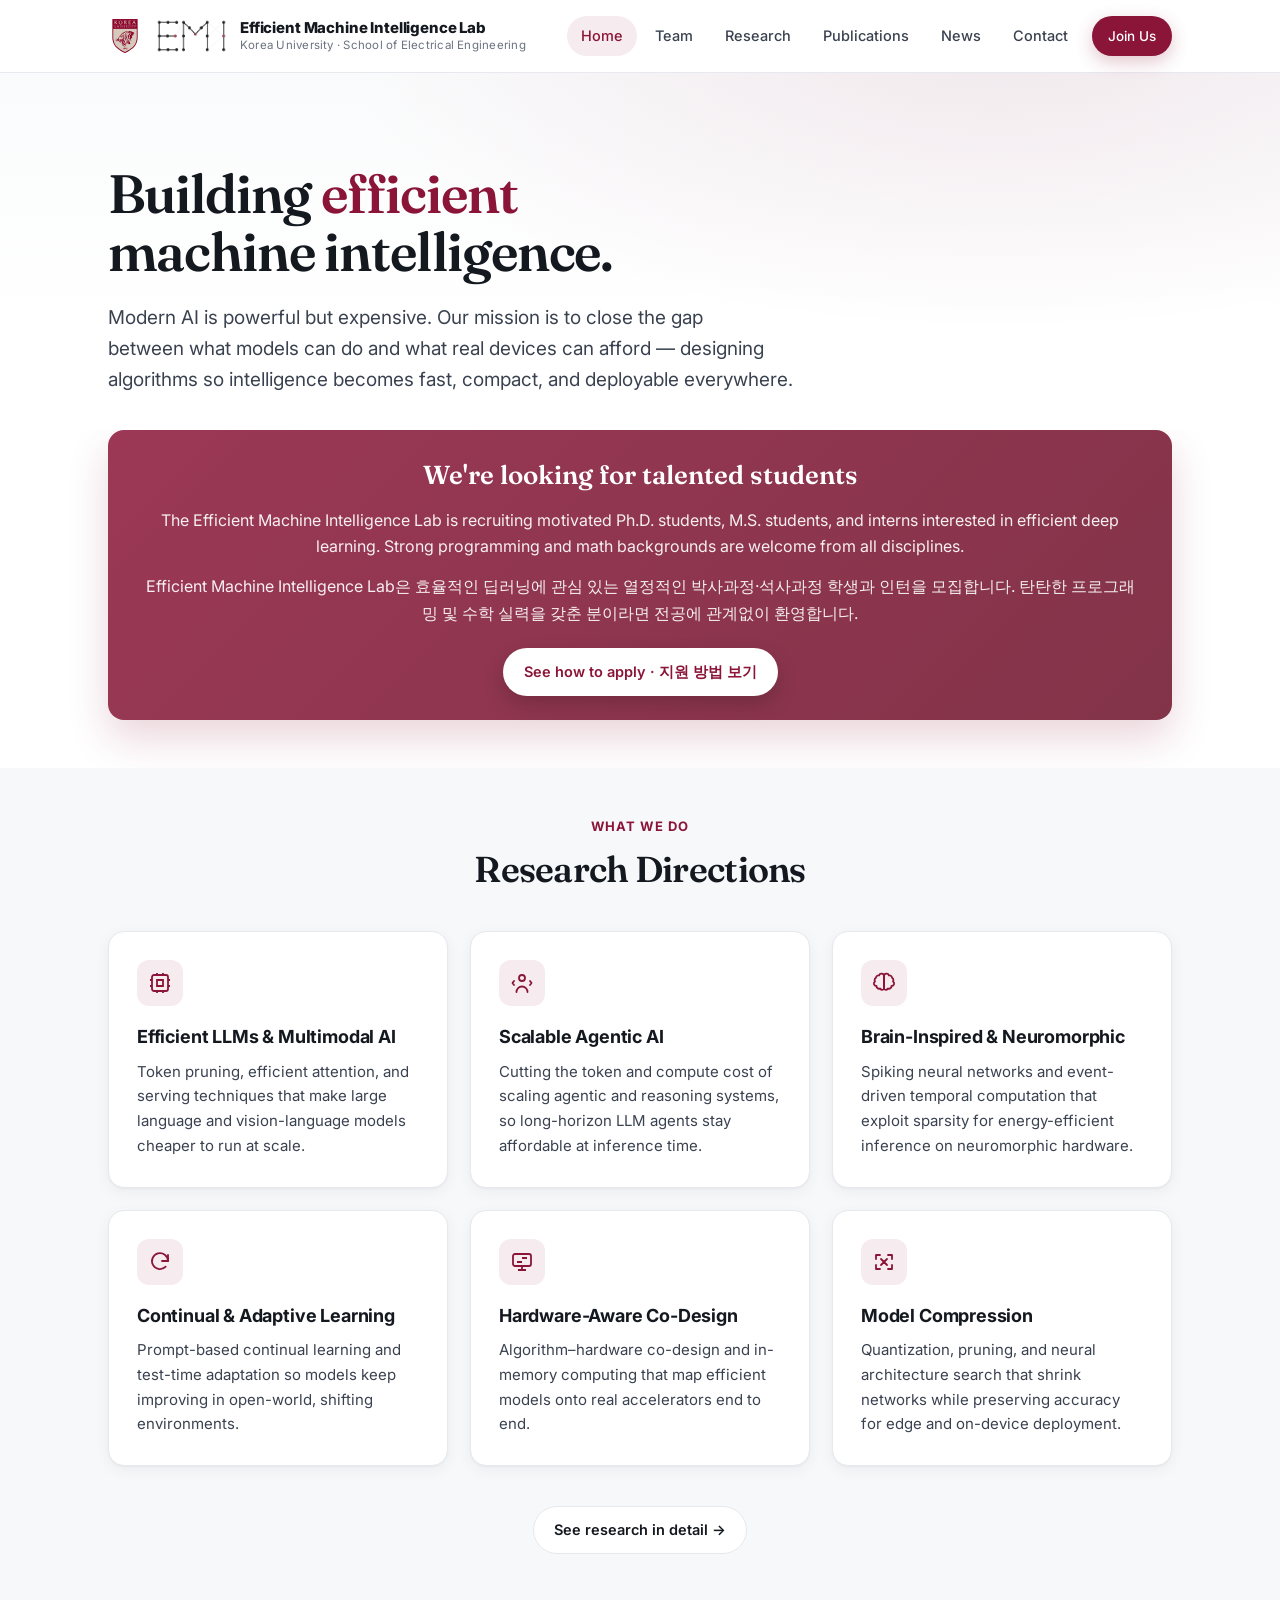
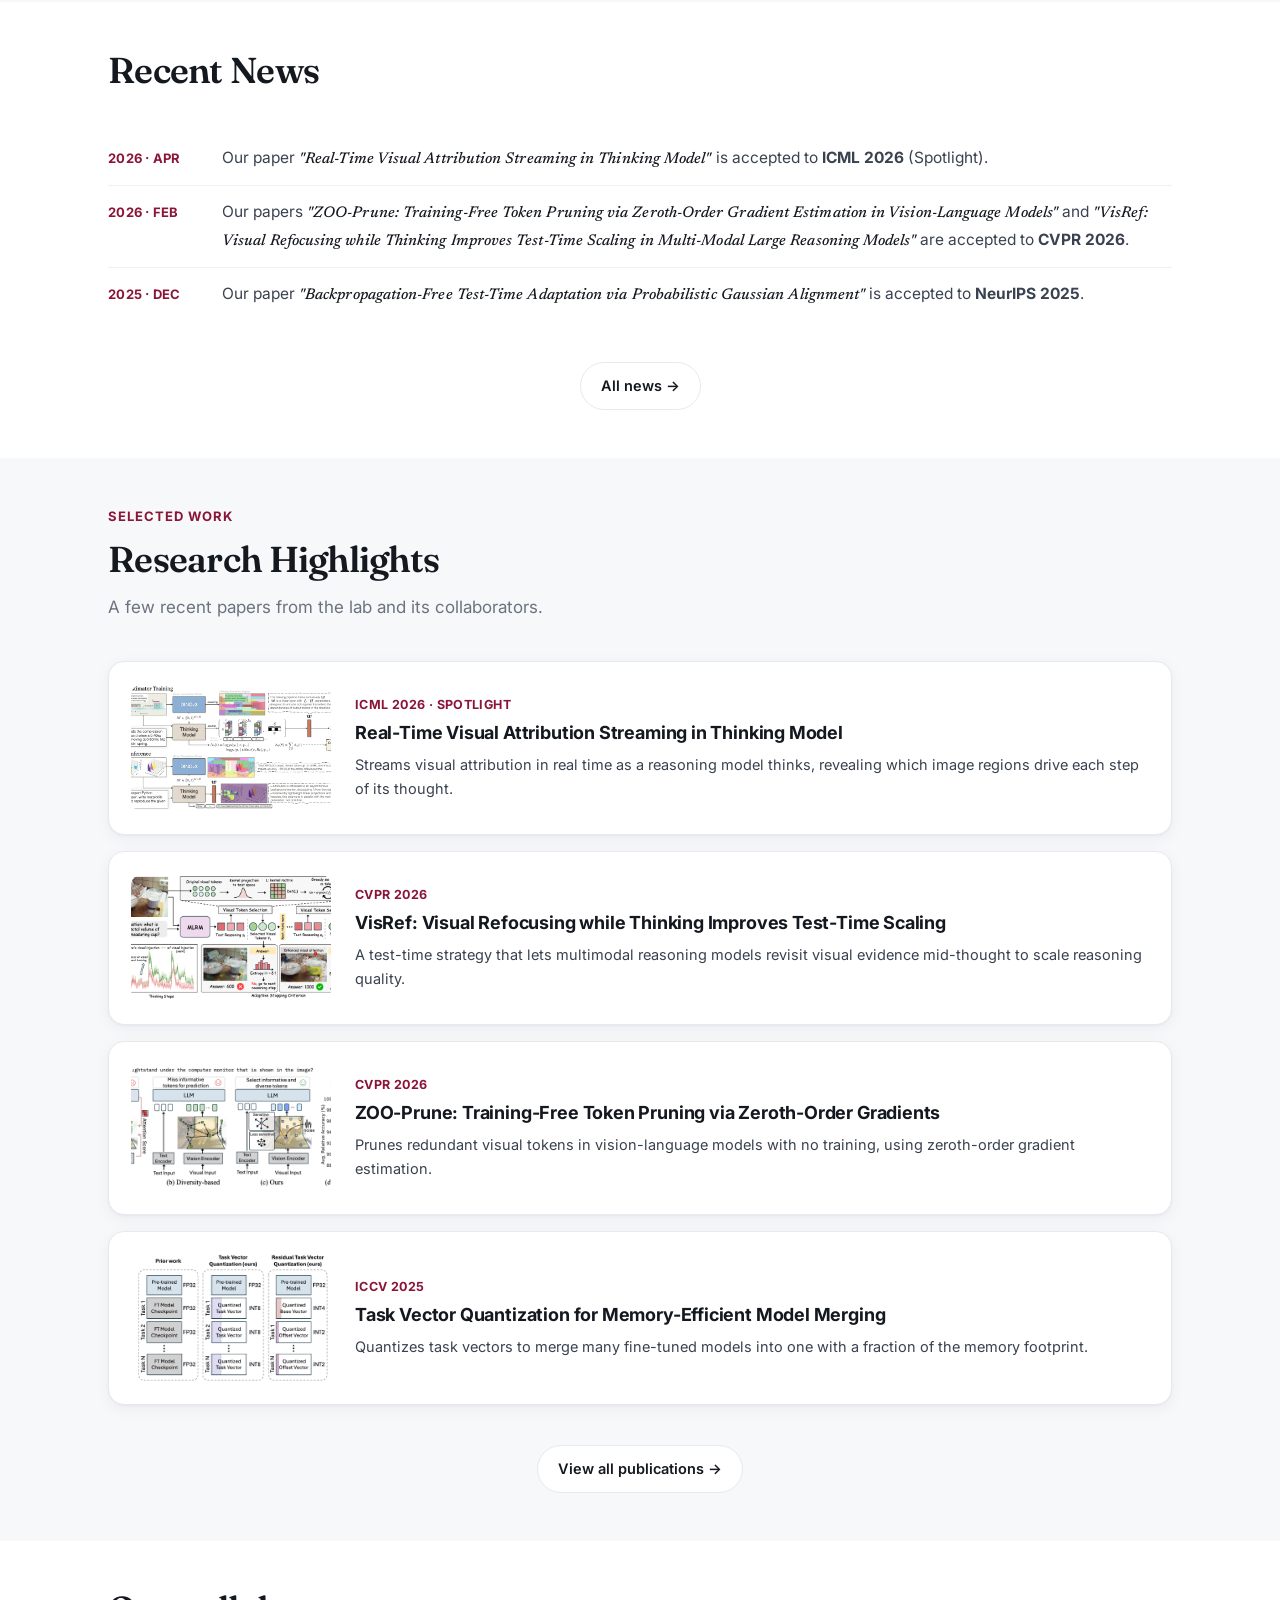
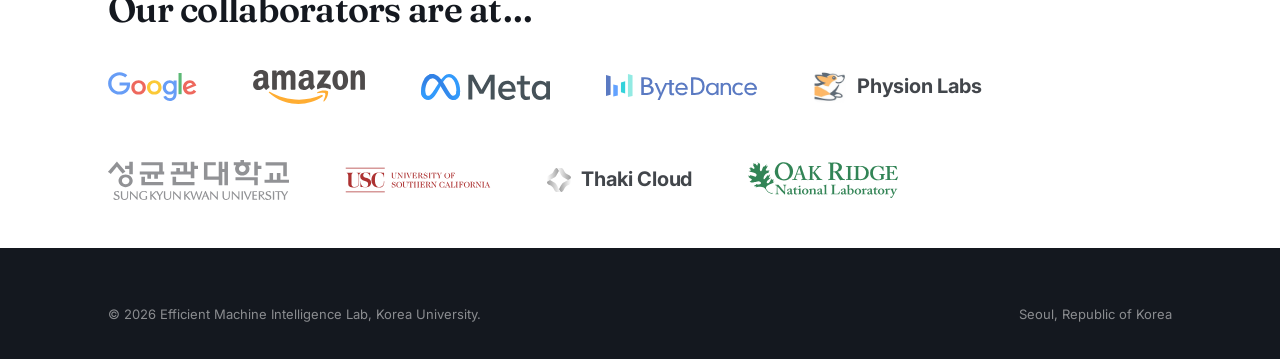
<file: index.html>
<!doctype html>
<html lang="en">
  <head>
    <meta charset="utf-8" />
    <meta name="viewport" content="width=device-width, initial-scale=1" />
    <meta
      name="description"
      content="Efficient Machine Intelligence Lab at Korea University — research on efficient deep learning, model compression, and hardware-aware AI, led by Prof. Youngeun Kim."
    />
    <title>Efficient Machine Intelligence Lab @ Korea University</title>
    <link rel="icon" href="images/ku-logo.svg" />
    <link rel="preconnect" href="https://fonts.googleapis.com" />
    <link rel="preconnect" href="https://fonts.gstatic.com" crossorigin />
    <link
      href="https://fonts.googleapis.com/css2?family=Fraunces:ital,opsz,wght@0,9..144,500;0,9..144,600;1,9..144,500;1,9..144,600&family=Newsreader:ital,opsz,wght@1,6..72,400;1,6..72,500&family=Inter:wght@400;500;600;700;800&display=swap"
      rel="stylesheet"
    />
    <link rel="stylesheet" href="styles.css?v=20260808-3" />
  </head>
  <body class="home">
    <!-- ===== Header ===== -->
    <header class="site-header">
      <div class="container header-inner">
        <a class="brand" href="index.html">
          <img src="images/ku-logo.svg" alt="Korea University" />
          <span class="mini-lab-mark" aria-hidden="true"></span>
          <span class="brand-text">
            <span class="brand-name">Efficient Machine Intelligence Lab</span>
            <span class="brand-sub">Korea University · School of Electrical Engineering</span>
          </span>
        </a>
        <button class="nav-toggle" aria-label="Toggle navigation"><span></span></button>
        <nav class="nav">
          <a href="index.html" data-page="index.html">Home</a>
          <a href="team.html" data-page="team.html">Team</a>
          <a href="research.html" data-page="research.html">Research</a>
          <a href="publications.html" data-page="publications.html">Publications</a>
          <a href="news.html" data-page="news.html">News</a>
          <a href="contact.html" data-page="contact.html">Contact</a>
          <a class="btn primary sm nav-cta" href="join.html">Join Us</a>
        </nav>
      </div>
    </header>

    <main>
      <!-- ===== Hero ===== -->
      <section class="hero" style="padding-bottom:4px;">
        <div class="container">
          <h1>
            Building <span class="accent">efficient</span> machine
            intelligence.
          </h1>
          <p class="hero-lead" style="max-width:none;">
            Modern AI is powerful but expensive. Our mission is to close the gap<br />
            between what models can do and what real devices can afford — designing<br />
            algorithms so intelligence becomes fast, compact, and deployable everywhere.
          </p>
        </div>
      </section>

      <!-- ===== Join callout (bilingual) ===== -->
      <section class="section" style="padding-top:0;padding-bottom:48px;">
        <div class="container">
          <div class="callout reveal" style="margin-top:0;">
            <h3>We're looking for talented students</h3>
            <p>
              The Efficient Machine Intelligence Lab is recruiting motivated
              Ph.D. students, M.S. students, and interns interested in efficient
              deep learning. Strong programming and math backgrounds are welcome
              from all disciplines.
            </p>
            <p style="margin-top:-8px;">
              Efficient Machine Intelligence Lab은 효율적인 딥러닝에 관심 있는
              열정적인 박사과정·석사과정 학생과 인턴을 모집합니다. 탄탄한 프로그래밍
              및 수학 실력을 갖춘 분이라면 전공에 관계없이 환영합니다.
            </p>
            <a class="btn primary" href="join.html">See how to apply · 지원 방법 보기</a>
          </div>
        </div>
      </section>

      <!-- ===== Research areas ===== -->
      <section class="section tint">
        <div class="container">
          <div class="section-head center reveal">
            <span class="eyebrow">What we do</span>
            <h2>Research Directions</h2>
          </div>
          <div class="card-grid cols-3">
            <div class="card reveal">
              <div class="card-icon">
                <svg viewBox="0 0 24 24" fill="none" stroke="currentColor" stroke-width="1.8"><rect x="4" y="4" width="16" height="16" rx="2"/><path d="M9 9h6v6H9z"/><path d="M4 9H2M4 15H2M22 9h-2M22 15h-2M9 4V2M15 4V2M9 22v-2M15 22v-2"/></svg>
              </div>
              <h3>Efficient LLMs &amp; Multimodal AI</h3>
              <p>
                Token pruning, efficient attention, and serving techniques that
                make large language and vision-language models cheaper to run at
                scale.
              </p>
            </div>
            <div class="card reveal">
              <div class="card-icon">
                <svg viewBox="0 0 24 24" fill="none" stroke="currentColor" stroke-width="1.8" stroke-linecap="round" stroke-linejoin="round"><circle cx="12" cy="7" r="3"/><path d="M6.5 21a5.5 5.5 0 0 1 11 0"/><path d="M4 10l-1.5 2 1.5 2M20 10l1.5 2-1.5 2"/></svg>
              </div>
              <h3>Scalable Agentic AI</h3>
              <p>
                Cutting the token and compute cost of scaling agentic and
                reasoning systems, so long-horizon LLM agents stay affordable at
                inference time.
              </p>
            </div>
            <div class="card reveal">
              <div class="card-icon">
                <svg viewBox="0 0 24 24" fill="none" stroke="currentColor" stroke-width="1.8" stroke-linecap="round" stroke-linejoin="round"><path d="M12 5a2.5 2.5 0 0 0-4.9-.6A2.5 2.5 0 0 0 4 6.8a2.5 2.5 0 0 0-1 3.6A2.5 2.5 0 0 0 4.5 15 2.5 2.5 0 0 0 8 17.5a2.5 2.5 0 0 0 4 .5zM12 5a2.5 2.5 0 0 1 4.9-.6A2.5 2.5 0 0 1 20 6.8a2.5 2.5 0 0 1 1 3.6A2.5 2.5 0 0 1 19.5 15 2.5 2.5 0 0 1 16 17.5a2.5 2.5 0 0 1-4 .5z"/><path d="M12 5v13"/></svg>
              </div>
              <h3>Brain-Inspired &amp; Neuromorphic</h3>
              <p>
                Spiking neural networks and event-driven temporal computation
                that exploit sparsity for energy-efficient inference on
                neuromorphic hardware.
              </p>
            </div>
            <div class="card reveal">
              <div class="card-icon">
                <svg viewBox="0 0 24 24" fill="none" stroke="currentColor" stroke-width="1.8" stroke-linecap="round" stroke-linejoin="round"><path d="M20 11a8 8 0 1 0-2.3 5.7"/><path d="M20 5v6h-6"/></svg>
              </div>
              <h3>Continual &amp; Adaptive Learning</h3>
              <p>
                Prompt-based continual learning and test-time adaptation so
                models keep improving in open-world, shifting environments.
              </p>
            </div>
            <div class="card reveal">
              <div class="card-icon">
                <svg viewBox="0 0 24 24" fill="none" stroke="currentColor" stroke-width="1.8"><rect x="3" y="4" width="18" height="12" rx="2"/><path d="M8 20h8M12 16v4M7 8h.01M12 8h5M7 12h5"/></svg>
              </div>
              <h3>Hardware-Aware Co-Design</h3>
              <p>
                Algorithm–hardware co-design and in-memory computing that map
                efficient models onto real accelerators end to end.
              </p>
            </div>
            <div class="card reveal">
              <div class="card-icon">
                <svg viewBox="0 0 24 24" fill="none" stroke="currentColor" stroke-width="1.8" stroke-linecap="round" stroke-linejoin="round"><path d="M4 9V5h4M20 9V5h-4M4 15v4h4M20 15v4h-4"/><path d="M9 9l3 3 3-3M9 15l3-3 3 3"/></svg>
              </div>
              <h3>Model Compression</h3>
              <p>
                Quantization, pruning, and neural architecture search that
                shrink networks while preserving accuracy for edge and
                on-device deployment.
              </p>
            </div>
          </div>
          <div class="center-btn reveal">
            <a class="btn ghost" href="research.html">See research in detail →</a>
          </div>
        </div>
      </section>

      <!-- ===== Recent news ===== -->
      <section class="section">
        <div class="container">
          <div class="section-head reveal">
            <h2>Recent News</h2>
          </div>
          <ul class="news-list reveal">
            <li class="news-item">
              <span class="news-date">2026 · Apr</span>
              <span class="news-text">Our paper <span class="paper-title">"Real-Time Visual Attribution Streaming in Thinking Model"</span> is accepted to <strong>ICML 2026</strong> (Spotlight).</span>
            </li>
            <li class="news-item">
              <span class="news-date">2026 · Feb</span>
              <span class="news-text">Our papers <span class="paper-title">"ZOO-Prune: Training-Free Token Pruning via Zeroth-Order Gradient Estimation in Vision-Language Models"</span> and <span class="paper-title">"VisRef: Visual Refocusing while Thinking Improves Test-Time Scaling in Multi-Modal Large Reasoning Models"</span> are accepted to <strong>CVPR 2026</strong>.</span>
            </li>
            <li class="news-item">
              <span class="news-date">2025 · Dec</span>
              <span class="news-text">Our paper <span class="paper-title">"Backpropagation-Free Test-Time Adaptation via Probabilistic Gaussian Alignment"</span> is accepted to <strong>NeurIPS 2025</strong>.</span>
            </li>
          </ul>
          <div class="center-btn reveal">
            <a class="btn ghost" href="news.html">All news →</a>
          </div>
        </div>
      </section>

      <!-- ===== Research highlights ===== -->
      <section class="section tint">
        <div class="container">
          <div class="section-head reveal">
            <span class="eyebrow">Selected work</span>
            <h2>Research Highlights</h2>
            <p class="subhead">A few recent papers from the lab and its collaborators.</p>
          </div>
          <div class="card-grid" style="gap:16px">
            <div class="highlight-item reveal">
              <div class="highlight-thumb">
                <img src="images/publications/2026-realtimevis-icml.png" alt="Real-Time Visual Attribution Streaming" loading="lazy" />
              </div>
              <div>
                <div class="highlight-venue">ICML 2026 · Spotlight</div>
                <h3>Real-Time Visual Attribution Streaming in Thinking Model</h3>
                <p>Streams visual attribution in real time as a reasoning model thinks, revealing which image regions drive each step of its thought.</p>
              </div>
            </div>
            <div class="highlight-item reveal">
              <div class="highlight-thumb">
                <img src="images/publications/2026-visref.png" alt="VisRef" loading="lazy" />
              </div>
              <div>
                <div class="highlight-venue">CVPR 2026</div>
                <h3>VisRef: Visual Refocusing while Thinking Improves Test-Time Scaling</h3>
                <p>A test-time strategy that lets multimodal reasoning models revisit visual evidence mid-thought to scale reasoning quality.</p>
              </div>
            </div>
            <div class="highlight-item reveal">
              <div class="highlight-thumb">
                <img src="images/publications/2026-zoo-prune.png" alt="ZOO-Prune" loading="lazy" />
              </div>
              <div>
                <div class="highlight-venue">CVPR 2026</div>
                <h3>ZOO-Prune: Training-Free Token Pruning via Zeroth-Order Gradients</h3>
                <p>Prunes redundant visual tokens in vision-language models with no training, using zeroth-order gradient estimation.</p>
              </div>
            </div>
            <div class="highlight-item reveal">
              <div class="highlight-thumb">
                <img src="images/publications/2025-task-vector-quant.png" alt="Task Vector Quantization" loading="lazy" />
              </div>
              <div>
                <div class="highlight-venue">ICCV 2025</div>
                <h3>Task Vector Quantization for Memory-Efficient Model Merging</h3>
                <p>Quantizes task vectors to merge many fine-tuned models into one with a fraction of the memory footprint.</p>
              </div>
            </div>
          </div>
          <div class="center-btn reveal">
            <a class="btn ghost" href="publications.html">View all publications →</a>
          </div>
        </div>
      </section>

      <!-- ===== Collaborators ===== -->
      <section class="section">
        <div class="container">
          <div class="section-head reveal">
            <h2>Our collaborators are at&hellip;</h2>
          </div>
          <div class="collab-logos collab-logos-left reveal">
            <img src="images/logos/google-full.svg" alt="Google" />
            <img src="images/logos/amazon-full.svg" alt="Amazon" />
            <img src="images/logos/meta-full.svg" alt="Meta" />
            <img src="images/logos/bytedance-full.svg" alt="ByteDance" />
            <span class="collab-lockup">
              <img src="images/logos/physion-icon.png" alt="Physion Labs" />
              <span>Physion&nbsp;Labs</span>
            </span>
            <img src="images/logos/skku-full.svg" alt="Sungkyunkwan University" />
            <img src="images/logos/usc-full.svg" alt="USC" />
            <span class="collab-lockup">
              <img src="images/logos/thaki-icon.svg" alt="Thaki Cloud" />
              <span>Thaki&nbsp;Cloud</span>
            </span>
            <img src="images/logos/ornl.svg" alt="Oak Ridge National Laboratory" />
          </div>
        </div>
      </section>

    </main>

    <!-- ===== Footer ===== -->
    <footer class="site-footer">
      <div class="container">
        <div class="footer-bottom">
          <span>© 2026 Efficient Machine Intelligence Lab, Korea University.</span>
          <span>Seoul, Republic of Korea</span>
        </div>
      </div>
    </footer>

    <script src="main.js"></script>
  </body>
</html>
</file>
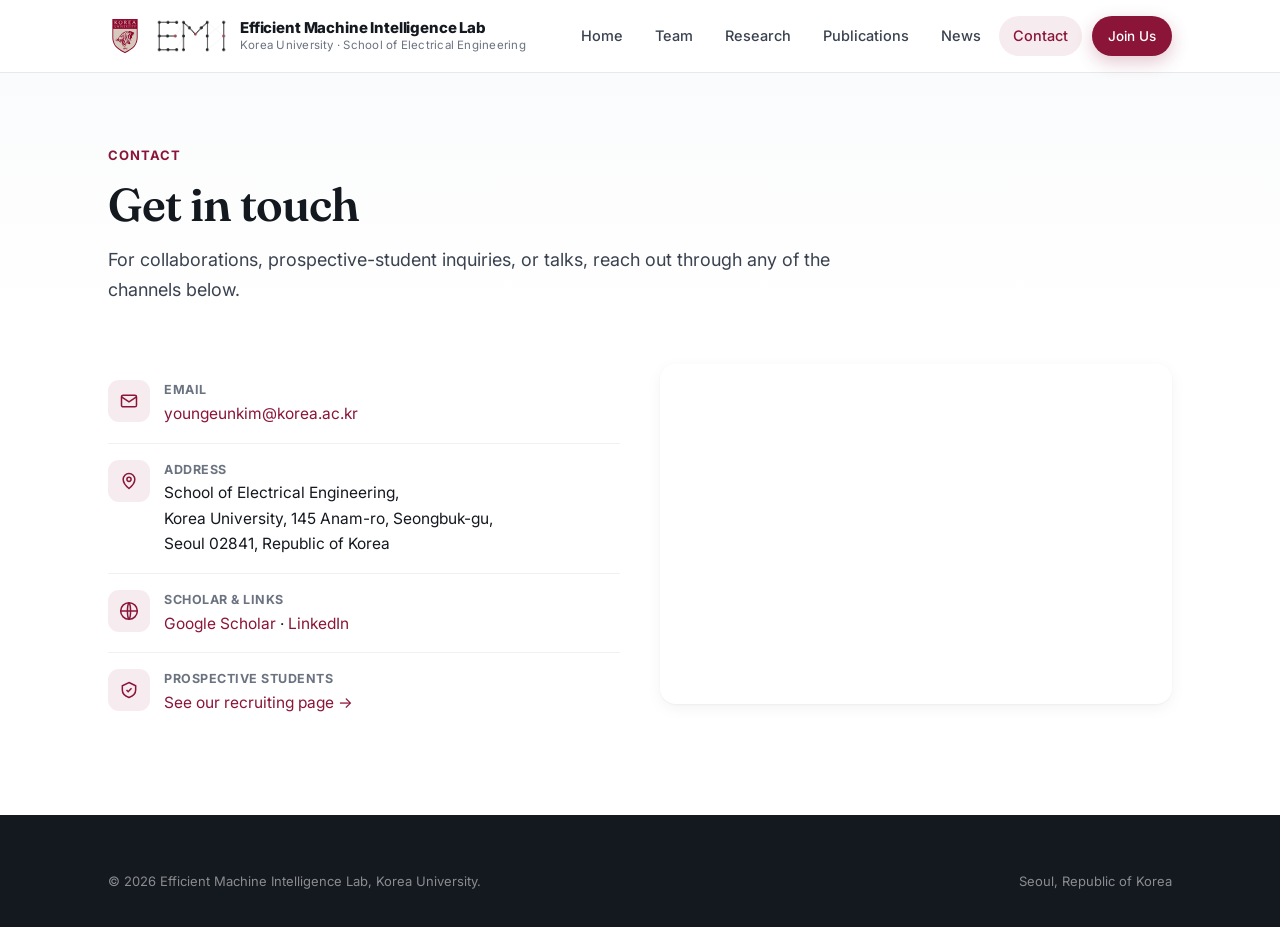
<file: contact.html>
<!doctype html>
<html lang="en">
  <head>
    <meta charset="utf-8" />
    <meta name="viewport" content="width=device-width, initial-scale=1" />
    <meta name="description" content="Contact the Efficient Machine Intelligence Lab at Korea University." />
    <title>Contact | Efficient Machine Intelligence Lab @ Korea University</title>
    <link rel="icon" href="images/ku-logo.svg" />
    <link rel="preconnect" href="https://fonts.googleapis.com" />
    <link rel="preconnect" href="https://fonts.gstatic.com" crossorigin />
    <link href="https://fonts.googleapis.com/css2?family=Fraunces:opsz,wght@9..144,500;9..144,600&family=Inter:wght@400;500;600;700;800&display=swap" rel="stylesheet" />
    <link rel="stylesheet" href="styles.css?v=20260808-3" />
  </head>
  <body>
    <header class="site-header">
      <div class="container header-inner">
        <a class="brand" href="index.html">
          <img src="images/ku-logo.svg" alt="Korea University" />
          <span class="mini-lab-mark" aria-hidden="true"></span>
          <span class="brand-text">
            <span class="brand-name">Efficient Machine Intelligence Lab</span>
            <span class="brand-sub">Korea University · School of Electrical Engineering</span>
          </span>
        </a>
        <button class="nav-toggle" aria-label="Toggle navigation"><span></span></button>
        <nav class="nav">
          <a href="index.html" data-page="index.html">Home</a>
          <a href="team.html" data-page="team.html">Team</a>
          <a href="research.html" data-page="research.html">Research</a>
          <a href="publications.html" data-page="publications.html">Publications</a>
          <a href="news.html" data-page="news.html">News</a>
          <a href="contact.html" data-page="contact.html">Contact</a>
          <a class="btn primary sm nav-cta" href="join.html">Join Us</a>
        </nav>
      </div>
    </header>

    <main>
      <section class="page-hero">
        <div class="container">
          <span class="eyebrow">Contact</span>
          <h1>Get in touch</h1>
          <p>For collaborations, prospective-student inquiries, or talks, reach out through any of the channels below.</p>
        </div>
      </section>

      <section class="section" style="padding-top:40px">
        <div class="container">
          <div class="contact-grid">
            <div class="reveal">
              <div class="contact-line">
                <span class="ci"><svg viewBox="0 0 24 24" fill="none" stroke="currentColor" stroke-width="1.8"><rect x="3" y="5" width="18" height="14" rx="2"/><path d="m3 7 9 6 9-6"/></svg></span>
                <div><div class="cl">Email</div><div class="cv"><a href="mailto:youngeunkim@korea.ac.kr">youngeunkim@korea.ac.kr</a></div></div>
              </div>
              <div class="contact-line">
                <span class="ci"><svg viewBox="0 0 24 24" fill="none" stroke="currentColor" stroke-width="1.8"><path d="M12 21s-7-5.5-7-11a7 7 0 0 1 14 0c0 5.5-7 11-7 11z"/><circle cx="12" cy="10" r="2.5"/></svg></span>
                <div><div class="cl">Address</div><div class="cv">School of Electrical Engineering,<br />Korea University, 145 Anam-ro, Seongbuk-gu,<br />Seoul 02841, Republic of Korea</div></div>
              </div>
              <div class="contact-line">
                <span class="ci"><svg viewBox="0 0 24 24" fill="none" stroke="currentColor" stroke-width="1.8"><path d="M12 2a10 10 0 100 20 10 10 0 000-20z"/><path d="M2 12h20M12 2c2.5 3 2.5 17 0 20M12 2c-2.5 3-2.5 17 0 20"/></svg></span>
                <div><div class="cl">Scholar &amp; Links</div><div class="cv"><a href="https://scholar.google.com/citations?user=bh5Ve0EAAAAJ" target="_blank" rel="noreferrer">Google Scholar</a> · <a href="https://www.linkedin.com/in/youngeun-kim-3b97b6179/" target="_blank" rel="noreferrer">LinkedIn</a></div></div>
              </div>
              <div class="contact-line">
                <span class="ci"><svg viewBox="0 0 24 24" fill="none" stroke="currentColor" stroke-width="1.8"><path d="M12 3l8 4v5c0 5-3.5 7.5-8 9-4.5-1.5-8-4-8-9V7z"/><path d="M9 12l2 2 4-4"/></svg></span>
                <div><div class="cl">Prospective students</div><div class="cv"><a href="join.html">See our recruiting page →</a></div></div>
              </div>
            </div>
            <div class="reveal">
              <iframe
                class="map-embed"
                title="Korea University map"
                loading="lazy"
                referrerpolicy="no-referrer-when-downgrade"
                src="https://www.google.com/maps?q=Korea%20University%20Seoul&output=embed"
              ></iframe>
            </div>
          </div>
        </div>
      </section>
    </main>

    <footer class="site-footer">
      <div class="container">
        <div class="footer-bottom">
          <span>© 2026 Efficient Machine Intelligence Lab, Korea University.</span>
          <span>Seoul, Republic of Korea</span>
        </div>
      </div>
    </footer>
    <script src="main.js"></script>
  </body>
</html>
</file>
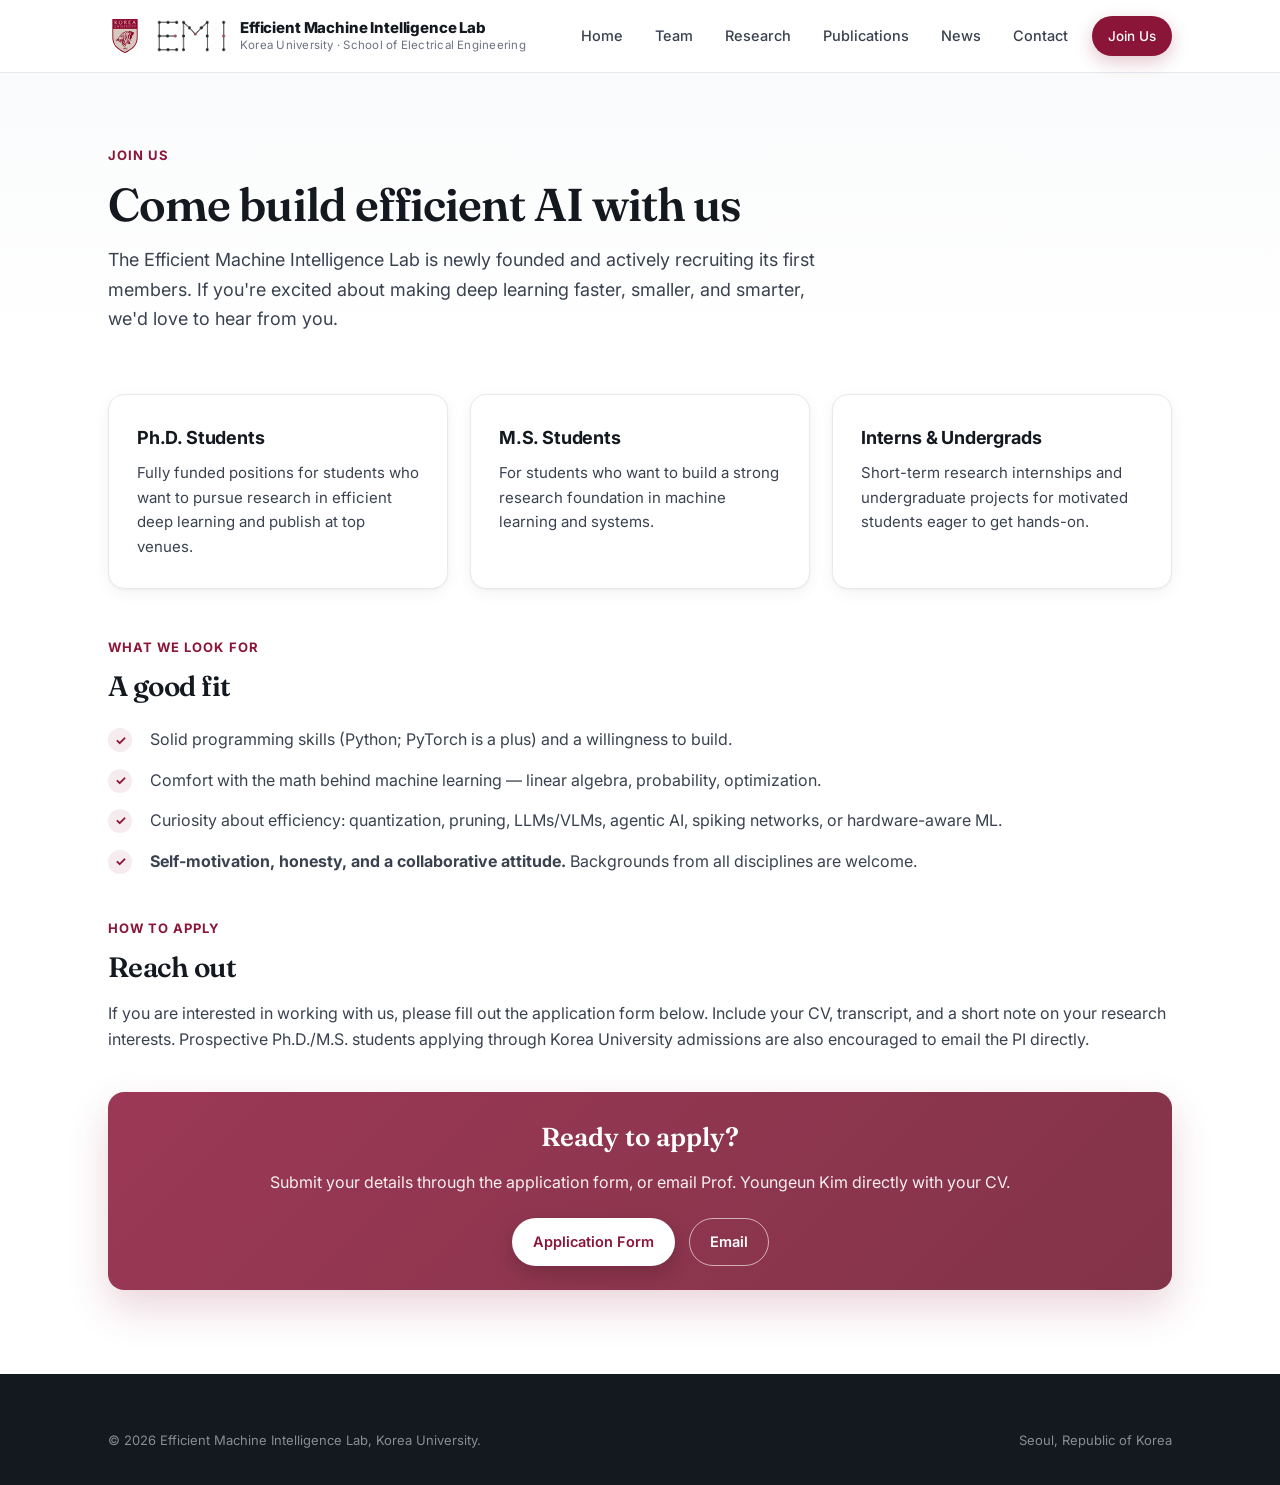
<file: join.html>
<!doctype html>
<html lang="en">
  <head>
    <meta charset="utf-8" />
    <meta name="viewport" content="width=device-width, initial-scale=1" />
    <meta name="description" content="Join the Efficient Machine Intelligence Lab at Korea University — openings for Ph.D. students, M.S. students, and interns." />
    <title>Join Us | Efficient Machine Intelligence Lab @ Korea University</title>
    <link rel="icon" href="images/ku-logo.svg" />
    <link rel="preconnect" href="https://fonts.googleapis.com" />
    <link rel="preconnect" href="https://fonts.gstatic.com" crossorigin />
    <link href="https://fonts.googleapis.com/css2?family=Fraunces:opsz,wght@9..144,500;9..144,600&family=Inter:wght@400;500;600;700;800&display=swap" rel="stylesheet" />
    <link rel="stylesheet" href="styles.css?v=20260808-3" />
  </head>
  <body>
    <header class="site-header">
      <div class="container header-inner">
        <a class="brand" href="index.html">
          <img src="images/ku-logo.svg" alt="Korea University" />
          <span class="mini-lab-mark" aria-hidden="true"></span>
          <span class="brand-text">
            <span class="brand-name">Efficient Machine Intelligence Lab</span>
            <span class="brand-sub">Korea University · School of Electrical Engineering</span>
          </span>
        </a>
        <button class="nav-toggle" aria-label="Toggle navigation"><span></span></button>
        <nav class="nav">
          <a href="index.html" data-page="index.html">Home</a>
          <a href="team.html" data-page="team.html">Team</a>
          <a href="research.html" data-page="research.html">Research</a>
          <a href="publications.html" data-page="publications.html">Publications</a>
          <a href="news.html" data-page="news.html">News</a>
          <a href="contact.html" data-page="contact.html">Contact</a>
          <a class="btn primary sm nav-cta" href="join.html">Join Us</a>
        </nav>
      </div>
    </header>

    <main>
      <section class="page-hero">
        <div class="container">
          <span class="eyebrow">Join Us</span>
          <h1>Come build efficient AI with us</h1>
          <p>
            The Efficient Machine Intelligence Lab is newly founded and actively
            recruiting its first members. If you're excited about making deep
            learning faster, smaller, and smarter, we'd love to hear from you.
          </p>
        </div>
      </section>

      <section class="section" style="padding-top:40px">
        <div class="container">
          <div class="card-grid cols-3">
            <div class="card reveal">
              <h3>Ph.D. Students</h3>
              <p>Fully funded positions for students who want to pursue research in efficient deep learning and publish at top venues.</p>
            </div>
            <div class="card reveal">
              <h3>M.S. Students</h3>
              <p>For students who want to build a strong research foundation in machine learning and systems.</p>
            </div>
            <div class="card reveal">
              <h3>Interns &amp; Undergrads</h3>
              <p>Short-term research internships and undergraduate projects for motivated students eager to get hands-on.</p>
            </div>
          </div>

          <div class="reveal" style="margin-top:48px">
            <span class="eyebrow">What we look for</span>
            <h2 style="font-family:var(--font-display);font-size:28px;color:var(--ink);margin:6px 0 6px;">A good fit</h2>
            <ul class="join-list">
              <li><span class="check">✓</span><span>Solid programming skills (Python; PyTorch is a plus) and a willingness to build.</span></li>
              <li><span class="check">✓</span><span>Comfort with the math behind machine learning — linear algebra, probability, optimization.</span></li>
              <li><span class="check">✓</span><span>Curiosity about efficiency: quantization, pruning, LLMs/VLMs, agentic AI, spiking networks, or hardware-aware ML.</span></li>
              <li><span class="check">✓</span><span><strong>Self-motivation, honesty, and a collaborative attitude.</strong> Backgrounds from all disciplines are welcome.</span></li>
            </ul>
          </div>

          <div class="reveal" style="margin-top:44px">
            <span class="eyebrow">How to apply</span>
            <h2 style="font-family:var(--font-display);font-size:28px;color:var(--ink);margin:6px 0 12px;">Reach out</h2>
            <p style="max-width:none;">
              If you are interested in working with us, please fill out the
              application form below. Include your CV, transcript, and a short
              note on your research interests. Prospective Ph.D./M.S. students
              applying through Korea University admissions are also encouraged
              to email the PI directly.
            </p>
          </div>

          <div class="callout reveal">
            <h3>Ready to apply?</h3>
            <p>Submit your details through the application form, or email Prof. Youngeun Kim directly with your CV.</p>
            <div style="display:flex;gap:14px;justify-content:center;flex-wrap:wrap;">
              <a class="btn primary" href="https://forms.gle/5hvmWwJbC2Vc3uzV7" target="_blank" rel="noreferrer">Application Form</a>
              <a class="btn ghost" href="mailto:youngeunkim@korea.ac.kr" style="background:transparent;color:#fff;border-color:rgba(255,255,255,0.6);">Email</a>
            </div>
          </div>
        </div>
      </section>
    </main>

    <footer class="site-footer">
      <div class="container">
        <div class="footer-bottom">
          <span>© 2026 Efficient Machine Intelligence Lab, Korea University.</span>
          <span>Seoul, Republic of Korea</span>
        </div>
      </div>
    </footer>
    <script src="main.js"></script>
  </body>
</html>
</file>
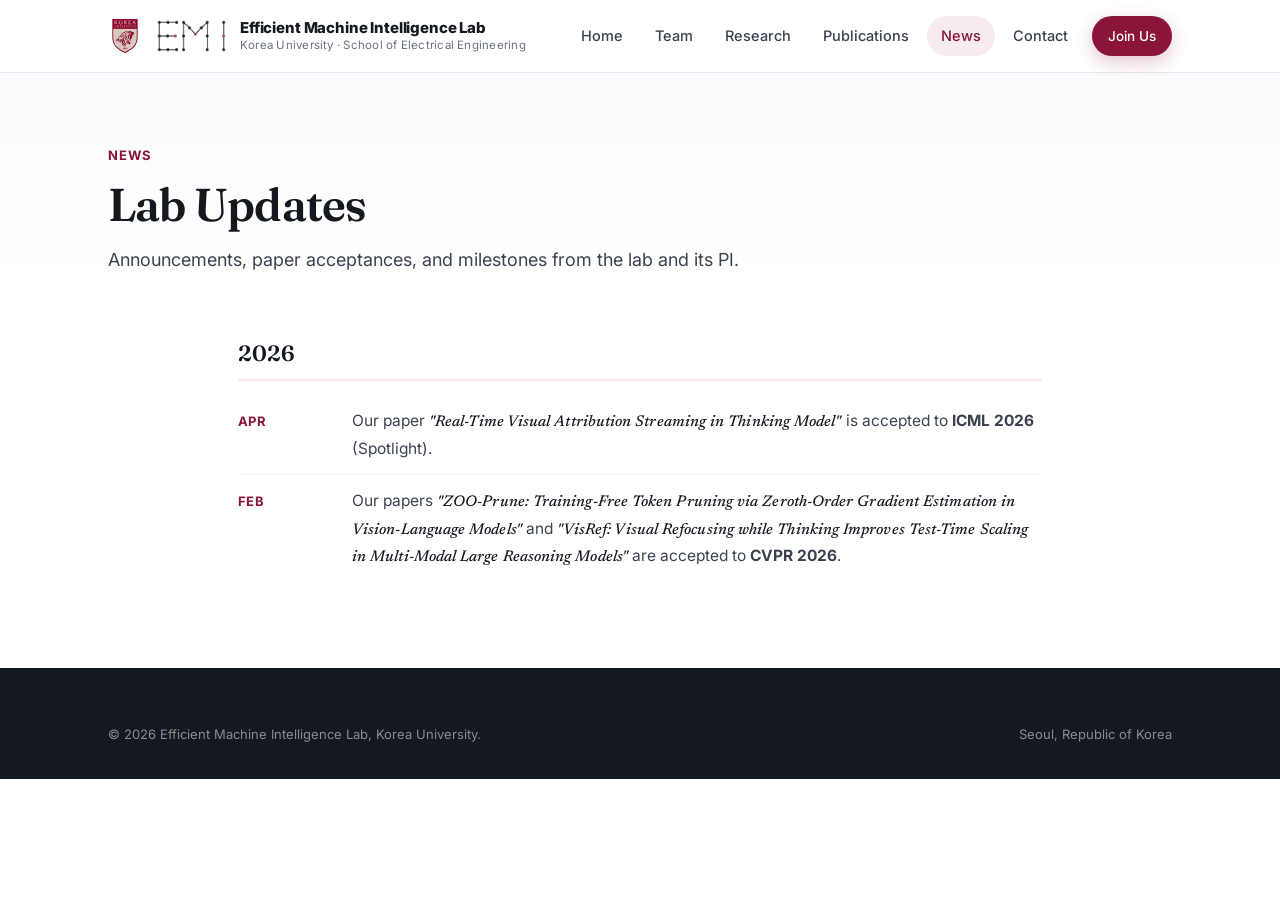
<file: news.html>
<!doctype html>
<html lang="en">
  <head>
    <meta charset="utf-8" />
    <meta name="viewport" content="width=device-width, initial-scale=1" />
    <meta name="description" content="News from the Efficient Machine Intelligence Lab, Korea University." />
    <title>News | Efficient Machine Intelligence Lab @ Korea University</title>
    <link rel="icon" href="images/ku-logo.svg" />
    <link rel="preconnect" href="https://fonts.googleapis.com" />
    <link rel="preconnect" href="https://fonts.gstatic.com" crossorigin />
    <link href="https://fonts.googleapis.com/css2?family=Fraunces:ital,opsz,wght@0,9..144,500;0,9..144,600;1,9..144,500;1,9..144,600&family=Newsreader:ital,opsz,wght@1,6..72,400;1,6..72,500&family=Inter:wght@400;500;600;700;800&display=swap" rel="stylesheet" />
    <link rel="stylesheet" href="styles.css?v=20260808-3" />
  </head>
  <body>
    <header class="site-header">
      <div class="container header-inner">
        <a class="brand" href="index.html">
          <img src="images/ku-logo.svg" alt="Korea University" />
          <span class="mini-lab-mark" aria-hidden="true"></span>
          <span class="brand-text">
            <span class="brand-name">Efficient Machine Intelligence Lab</span>
            <span class="brand-sub">Korea University · School of Electrical Engineering</span>
          </span>
        </a>
        <button class="nav-toggle" aria-label="Toggle navigation"><span></span></button>
        <nav class="nav">
          <a href="index.html" data-page="index.html">Home</a>
          <a href="team.html" data-page="team.html">Team</a>
          <a href="research.html" data-page="research.html">Research</a>
          <a href="publications.html" data-page="publications.html">Publications</a>
          <a href="news.html" data-page="news.html">News</a>
          <a href="contact.html" data-page="contact.html">Contact</a>
          <a class="btn primary sm nav-cta" href="join.html">Join Us</a>
        </nav>
      </div>
    </header>

    <main>
      <section class="page-hero">
        <div class="container">
          <span class="eyebrow">News</span>
          <h1>Lab Updates</h1>
          <p>Announcements, paper acceptances, and milestones from the lab and its PI.</p>
        </div>
      </section>

      <section class="section" style="padding-top:40px">
        <div class="container container-narrow">
          <ul class="news-list reveal">
            <li class="news-year">2026</li>
            <li class="news-item"><span class="news-date">Apr</span><span class="news-text">Our paper <span class="paper-title">"Real-Time Visual Attribution Streaming in Thinking Model"</span> is accepted to <strong>ICML 2026</strong> (Spotlight).</span></li>
            <li class="news-item"><span class="news-date">Feb</span><span class="news-text">Our papers <span class="paper-title">"ZOO-Prune: Training-Free Token Pruning via Zeroth-Order Gradient Estimation in Vision-Language Models"</span> and <span class="paper-title">"VisRef: Visual Refocusing while Thinking Improves Test-Time Scaling in Multi-Modal Large Reasoning Models"</span> are accepted to <strong>CVPR 2026</strong>.</span></li>
          </ul>
        </div>
      </section>
    </main>

    <footer class="site-footer">
      <div class="container">
        <div class="footer-bottom">
          <span>© 2026 Efficient Machine Intelligence Lab, Korea University.</span>
          <span>Seoul, Republic of Korea</span>
        </div>
      </div>
    </footer>
    <script src="main.js"></script>
  </body>
</html>
</file>
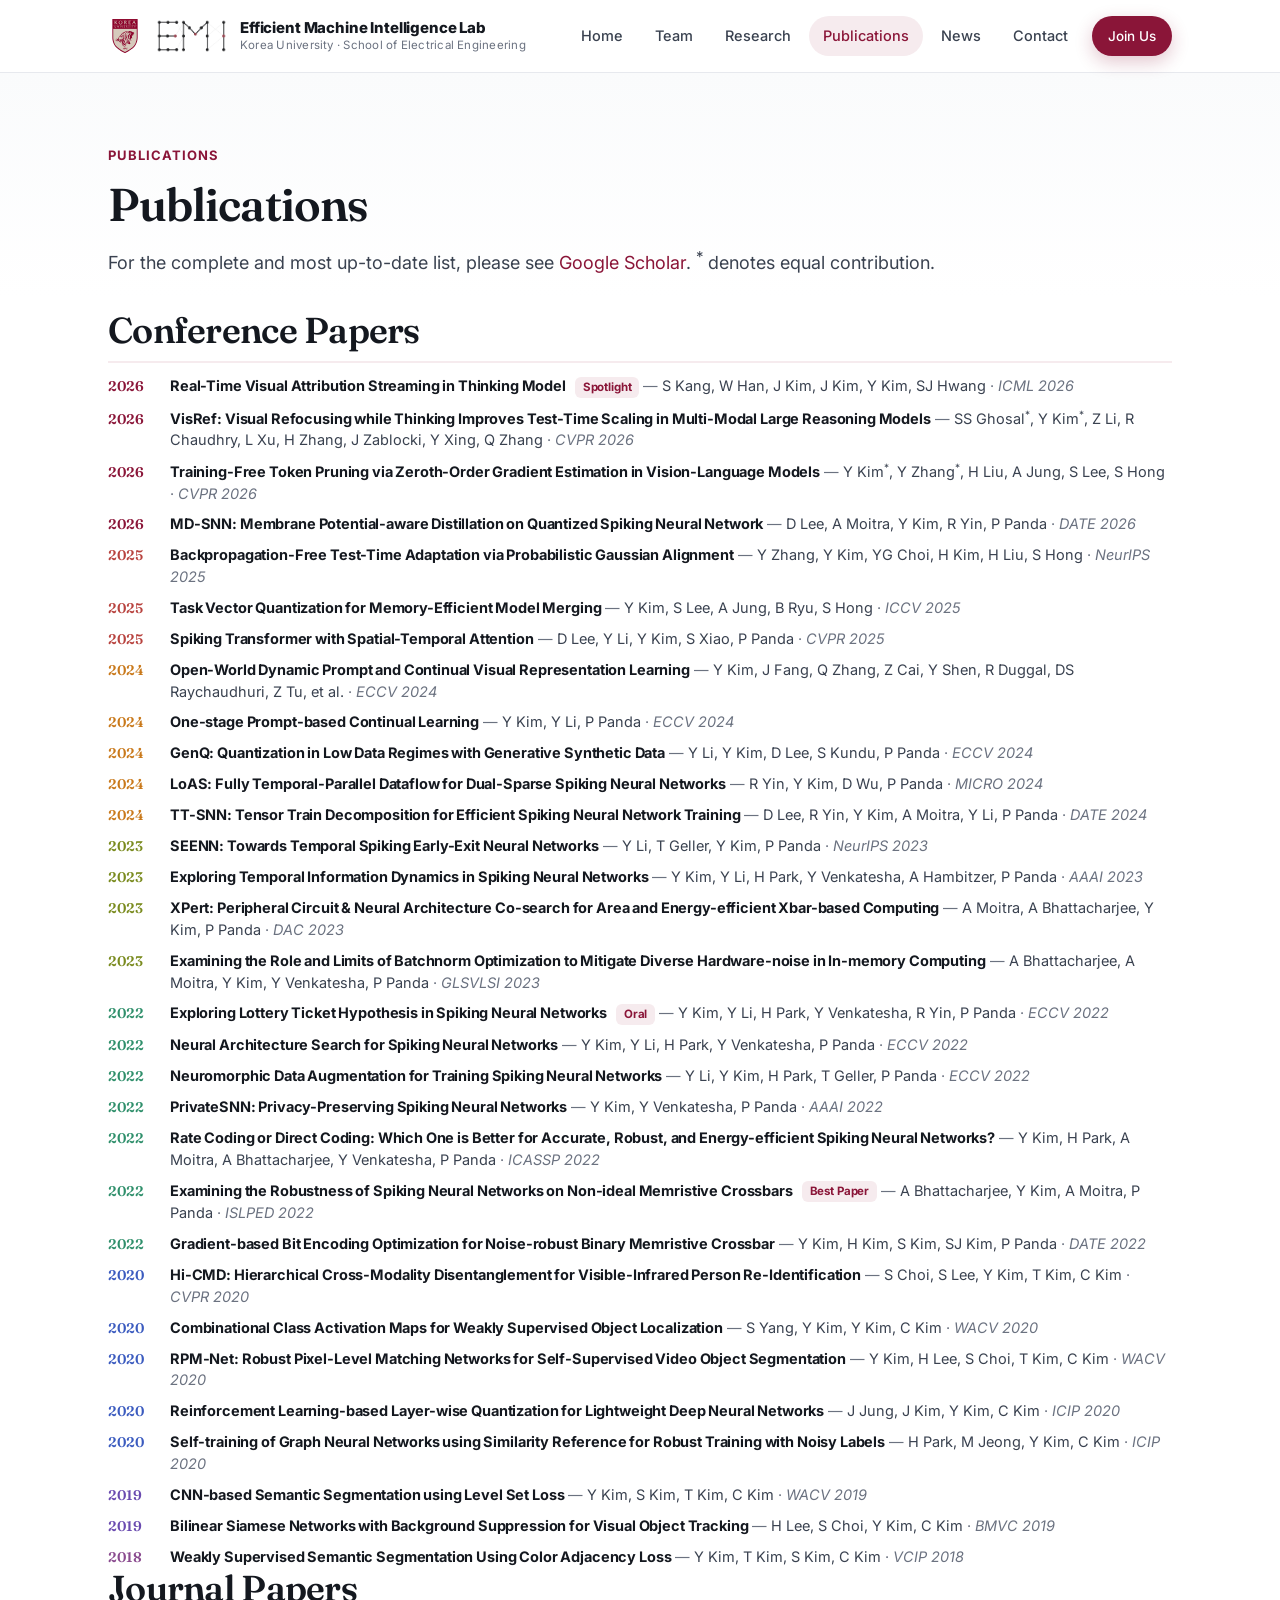
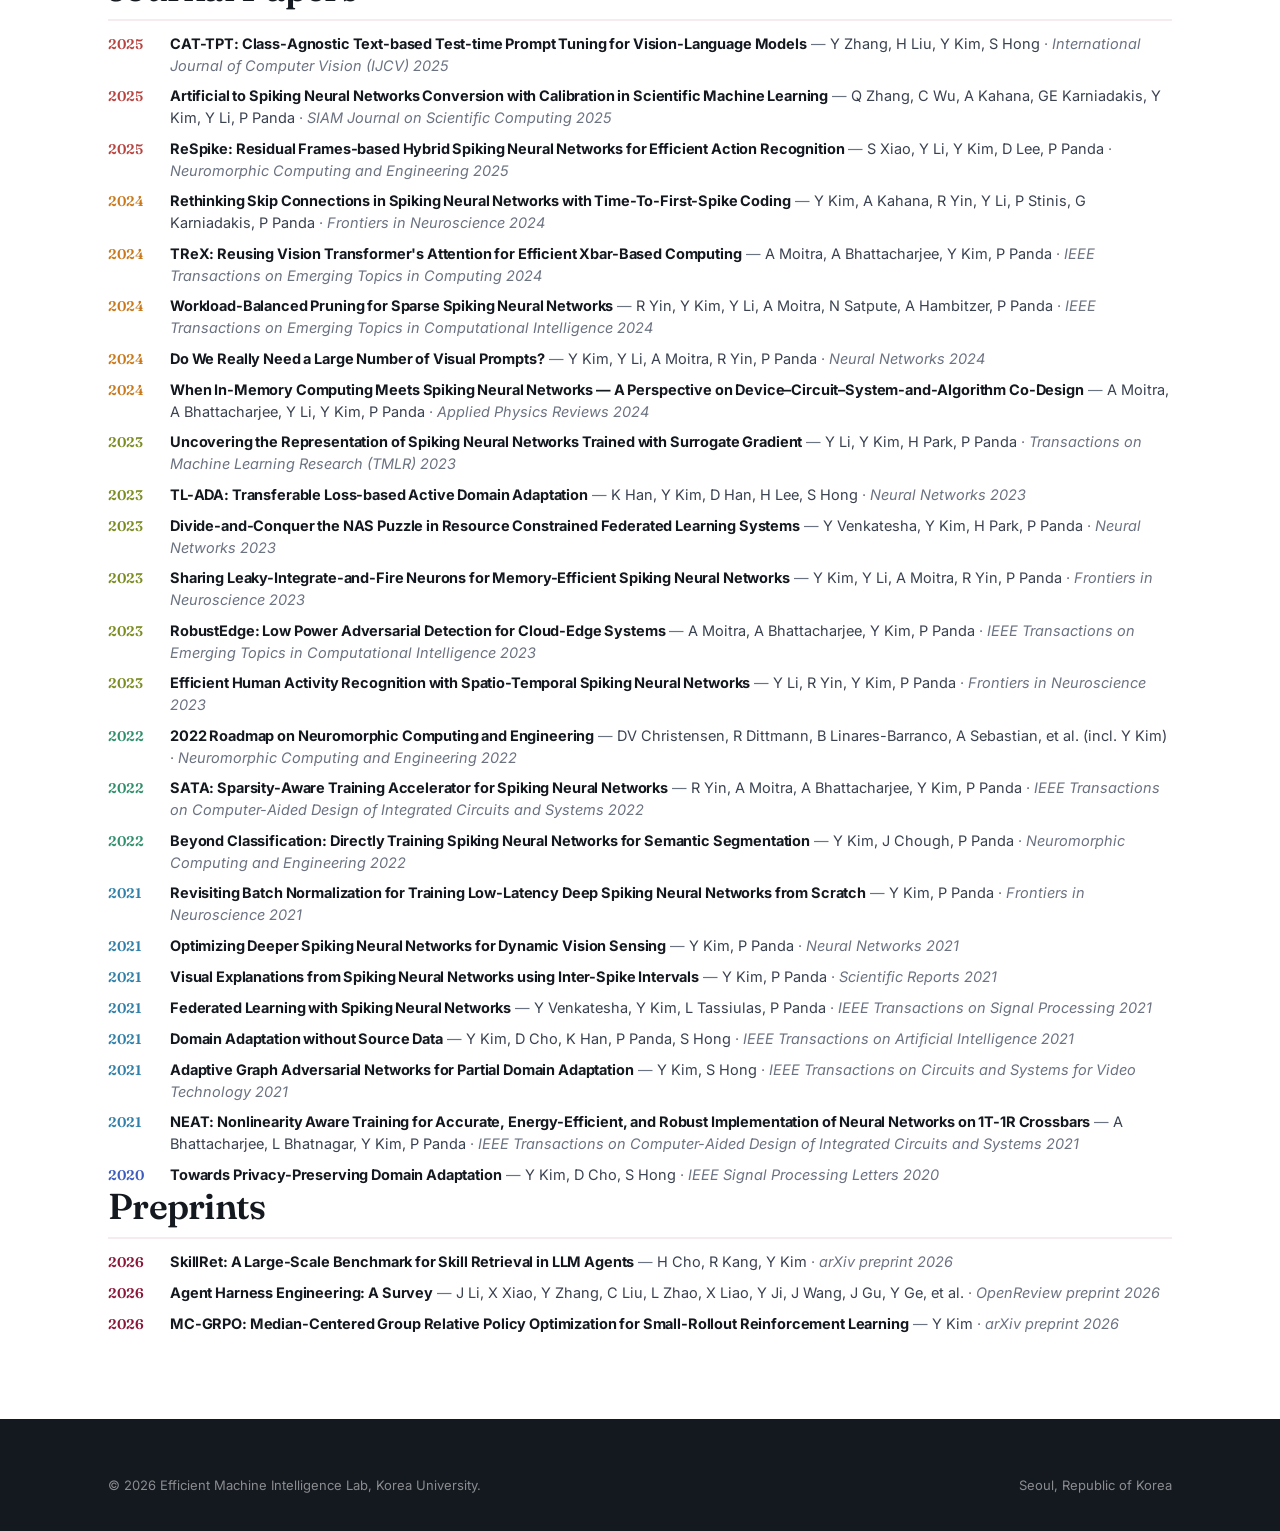
<file: publications.html>
<!doctype html>
<html lang="en">
  <head>
    <meta charset="utf-8" />
    <meta name="viewport" content="width=device-width, initial-scale=1" />
    <meta name="description" content="Publications from the Efficient Machine Intelligence Lab, Korea University." />
    <title>Publications | Efficient Machine Intelligence Lab @ Korea University</title>
    <link rel="icon" href="images/ku-logo.svg" />
    <link rel="preconnect" href="https://fonts.googleapis.com" />
    <link rel="preconnect" href="https://fonts.gstatic.com" crossorigin />
    <link href="https://fonts.googleapis.com/css2?family=Fraunces:opsz,wght@9..144,500;9..144,600&family=Inter:wght@400;500;600;700;800&display=swap" rel="stylesheet" />
    <link rel="stylesheet" href="styles.css?v=20260808-3" />
  </head>
  <body>
    <header class="site-header">
      <div class="container header-inner">
        <a class="brand" href="index.html">
          <img src="images/ku-logo.svg" alt="Korea University" />
          <span class="mini-lab-mark" aria-hidden="true"></span>
          <span class="brand-text">
            <span class="brand-name">Efficient Machine Intelligence Lab</span>
            <span class="brand-sub">Korea University · School of Electrical Engineering</span>
          </span>
        </a>
        <button class="nav-toggle" aria-label="Toggle navigation"><span></span></button>
        <nav class="nav">
          <a href="index.html" data-page="index.html">Home</a>
          <a href="team.html" data-page="team.html">Team</a>
          <a href="research.html" data-page="research.html">Research</a>
          <a href="publications.html" data-page="publications.html">Publications</a>
          <a href="news.html" data-page="news.html">News</a>
          <a href="contact.html" data-page="contact.html">Contact</a>
          <a class="btn primary sm nav-cta" href="join.html">Join Us</a>
        </nav>
      </div>
    </header>

    <main>
      <section class="page-hero">
        <div class="container">
          <span class="eyebrow">Publications</span>
          <h1>Publications</h1>
          <p style="max-width:none;">
            For the complete and most up-to-date list, please see <a href="https://scholar.google.com/citations?user=bh5Ve0EAAAAJ" target="_blank" rel="noreferrer">Google Scholar</a>. <sup>*</sup> denotes equal contribution.
          </p>
        </div>
      </section>

      <section class="section" style="padding-top:12px">
        <div class="container">

          <h2 class="pub-cat">Conference Papers</h2>
          <ul class="paper-list">
            <li class="paper reveal">
              <span class="paper-yr yr-2026">2026</span>
              <div>
                <div class="paper-ttl"><a href="https://arxiv.org/abs/2604.16587" target="_blank" rel="noreferrer">Real-Time Visual Attribution Streaming in Thinking Model</a> <span class="pub-badge">Spotlight</span></div>
                <div class="paper-auth">S Kang, W Han, J Kim, J Kim, Y Kim, SJ Hwang</div>
                <div class="paper-ven">ICML 2026</div>
              </div>
            </li>
            <li class="paper reveal">
              <span class="paper-yr yr-2026">2026</span>
              <div>
                <div class="paper-ttl"><a href="https://arxiv.org/abs/2509.24837" target="_blank" rel="noreferrer">VisRef: Visual Refocusing while Thinking Improves Test-Time Scaling in Multi-Modal Large Reasoning Models</a></div>
                <div class="paper-auth">SS Ghosal<sup>*</sup>, Y Kim<sup>*</sup>, Z Li, R Chaudhry, L Xu, H Zhang, J Zablocki, Y Xing, Q Zhang</div>
                <div class="paper-ven">CVPR 2026</div>
              </div>
            </li>
            <li class="paper reveal">
              <span class="paper-yr yr-2026">2026</span>
              <div>
                <div class="paper-ttl"><a href="https://arxiv.org/abs/2509.24837" target="_blank" rel="noreferrer">Training-Free Token Pruning via Zeroth-Order Gradient Estimation in Vision-Language Models</a></div>
                <div class="paper-auth">Y Kim<sup>*</sup>, Y Zhang<sup>*</sup>, H Liu, A Jung, S Lee, S Hong</div>
                <div class="paper-ven">CVPR 2026</div>
              </div>
            </li>
            <li class="paper reveal">
              <span class="paper-yr yr-2026">2026</span>
              <div>
                <div class="paper-ttl">MD-SNN: Membrane Potential-aware Distillation on Quantized Spiking Neural Network</div>
                <div class="paper-auth">D Lee, A Moitra, Y Kim, R Yin, P Panda</div>
                <div class="paper-ven">DATE 2026</div>
              </div>
            </li>
            <li class="paper reveal">
              <span class="paper-yr yr-2025">2025</span>
              <div>
                <div class="paper-ttl"><a href="https://arxiv.org/abs/2508.15568" target="_blank" rel="noreferrer">Backpropagation-Free Test-Time Adaptation via Probabilistic Gaussian Alignment</a></div>
                <div class="paper-auth">Y Zhang, Y Kim, YG Choi, H Kim, H Liu, S Hong</div>
                <div class="paper-ven">NeurIPS 2025</div>
              </div>
            </li>
            <li class="paper reveal">
              <span class="paper-yr yr-2025">2025</span>
              <div>
                <div class="paper-ttl"><a href="https://arxiv.org/abs/2503.06921" target="_blank" rel="noreferrer">Task Vector Quantization for Memory-Efficient Model Merging</a></div>
                <div class="paper-auth">Y Kim, S Lee, A Jung, B Ryu, S Hong</div>
                <div class="paper-ven">ICCV 2025</div>
              </div>
            </li>
            <li class="paper reveal">
              <span class="paper-yr yr-2025">2025</span>
              <div>
                <div class="paper-ttl">Spiking Transformer with Spatial-Temporal Attention</div>
                <div class="paper-auth">D Lee, Y Li, Y Kim, S Xiao, P Panda</div>
                <div class="paper-ven">CVPR 2025</div>
              </div>
            </li>
            <li class="paper reveal">
              <span class="paper-yr yr-2024">2024</span>
              <div>
                <div class="paper-ttl"><a href="https://arxiv.org/abs/2409.05312" target="_blank" rel="noreferrer">Open-World Dynamic Prompt and Continual Visual Representation Learning</a></div>
                <div class="paper-auth">Y Kim, J Fang, Q Zhang, Z Cai, Y Shen, R Duggal, DS Raychaudhuri, Z Tu, et al.</div>
                <div class="paper-ven">ECCV 2024</div>
              </div>
            </li>
            <li class="paper reveal">
              <span class="paper-yr yr-2024">2024</span>
              <div>
                <div class="paper-ttl"><a href="https://arxiv.org/abs/2402.16189" target="_blank" rel="noreferrer">One-stage Prompt-based Continual Learning</a></div>
                <div class="paper-auth">Y Kim, Y Li, P Panda</div>
                <div class="paper-ven">ECCV 2024</div>
              </div>
            </li>
            <li class="paper reveal">
              <span class="paper-yr yr-2024">2024</span>
              <div>
                <div class="paper-ttl">GenQ: Quantization in Low Data Regimes with Generative Synthetic Data</div>
                <div class="paper-auth">Y Li, Y Kim, D Lee, S Kundu, P Panda</div>
                <div class="paper-ven">ECCV 2024</div>
              </div>
            </li>
            <li class="paper reveal">
              <span class="paper-yr yr-2024">2024</span>
              <div>
                <div class="paper-ttl">LoAS: Fully Temporal-Parallel Dataflow for Dual-Sparse Spiking Neural Networks</div>
                <div class="paper-auth">R Yin, Y Kim, D Wu, P Panda</div>
                <div class="paper-ven">MICRO 2024</div>
              </div>
            </li>
            <li class="paper reveal">
              <span class="paper-yr yr-2024">2024</span>
              <div>
                <div class="paper-ttl">TT-SNN: Tensor Train Decomposition for Efficient Spiking Neural Network Training</div>
                <div class="paper-auth">D Lee, R Yin, Y Kim, A Moitra, Y Li, P Panda</div>
                <div class="paper-ven">DATE 2024</div>
              </div>
            </li>
            <li class="paper reveal">
              <span class="paper-yr yr-2023">2023</span>
              <div>
                <div class="paper-ttl"><a href="https://arxiv.org/abs/2304.01230" target="_blank" rel="noreferrer">SEENN: Towards Temporal Spiking Early-Exit Neural Networks</a></div>
                <div class="paper-auth">Y Li, T Geller, Y Kim, P Panda</div>
                <div class="paper-ven">NeurIPS 2023</div>
              </div>
            </li>
            <li class="paper reveal">
              <span class="paper-yr yr-2023">2023</span>
              <div>
                <div class="paper-ttl"><a href="https://arxiv.org/abs/2211.14406" target="_blank" rel="noreferrer">Exploring Temporal Information Dynamics in Spiking Neural Networks</a></div>
                <div class="paper-auth">Y Kim, Y Li, H Park, Y Venkatesha, A Hambitzer, P Panda</div>
                <div class="paper-ven">AAAI 2023</div>
              </div>
            </li>
            <li class="paper reveal">
              <span class="paper-yr yr-2023">2023</span>
              <div>
                <div class="paper-ttl"><a href="https://arxiv.org/abs/2303.17646" target="_blank" rel="noreferrer">XPert: Peripheral Circuit &amp; Neural Architecture Co-search for Area and Energy-efficient Xbar-based Computing</a></div>
                <div class="paper-auth">A Moitra, A Bhattacharjee, Y Kim, P Panda</div>
                <div class="paper-ven">DAC 2023</div>
              </div>
            </li>
            <li class="paper reveal">
              <span class="paper-yr yr-2023">2023</span>
              <div>
                <div class="paper-ttl"><a href="https://arxiv.org/abs/2305.18416" target="_blank" rel="noreferrer">Examining the Role and Limits of Batchnorm Optimization to Mitigate Diverse Hardware-noise in In-memory Computing</a></div>
                <div class="paper-auth">A Bhattacharjee, A Moitra, Y Kim, Y Venkatesha, P Panda</div>
                <div class="paper-ven">GLSVLSI 2023</div>
              </div>
            </li>
            <li class="paper reveal">
              <span class="paper-yr yr-2022">2022</span>
              <div>
                <div class="paper-ttl">Exploring Lottery Ticket Hypothesis in Spiking Neural Networks <span class="pub-badge">Oral</span></div>
                <div class="paper-auth">Y Kim, Y Li, H Park, Y Venkatesha, R Yin, P Panda</div>
                <div class="paper-ven">ECCV 2022</div>
              </div>
            </li>
            <li class="paper reveal">
              <span class="paper-yr yr-2022">2022</span>
              <div>
                <div class="paper-ttl">Neural Architecture Search for Spiking Neural Networks</div>
                <div class="paper-auth">Y Kim, Y Li, H Park, Y Venkatesha, P Panda</div>
                <div class="paper-ven">ECCV 2022</div>
              </div>
            </li>
            <li class="paper reveal">
              <span class="paper-yr yr-2022">2022</span>
              <div>
                <div class="paper-ttl">Neuromorphic Data Augmentation for Training Spiking Neural Networks</div>
                <div class="paper-auth">Y Li, Y Kim, H Park, T Geller, P Panda</div>
                <div class="paper-ven">ECCV 2022</div>
              </div>
            </li>
            <li class="paper reveal">
              <span class="paper-yr yr-2022">2022</span>
              <div>
                <div class="paper-ttl">PrivateSNN: Privacy-Preserving Spiking Neural Networks</div>
                <div class="paper-auth">Y Kim, Y Venkatesha, P Panda</div>
                <div class="paper-ven">AAAI 2022</div>
              </div>
            </li>
            <li class="paper reveal">
              <span class="paper-yr yr-2022">2022</span>
              <div>
                <div class="paper-ttl">Rate Coding or Direct Coding: Which One is Better for Accurate, Robust, and Energy-efficient Spiking Neural Networks?</div>
                <div class="paper-auth">Y Kim, H Park, A Moitra, A Bhattacharjee, Y Venkatesha, P Panda</div>
                <div class="paper-ven">ICASSP 2022</div>
              </div>
            </li>
            <li class="paper reveal">
              <span class="paper-yr yr-2022">2022</span>
              <div>
                <div class="paper-ttl">Examining the Robustness of Spiking Neural Networks on Non-ideal Memristive Crossbars <span class="pub-badge">Best Paper</span></div>
                <div class="paper-auth">A Bhattacharjee, Y Kim, A Moitra, P Panda</div>
                <div class="paper-ven">ISLPED 2022</div>
              </div>
            </li>
            <li class="paper reveal">
              <span class="paper-yr yr-2022">2022</span>
              <div>
                <div class="paper-ttl">Gradient-based Bit Encoding Optimization for Noise-robust Binary Memristive Crossbar</div>
                <div class="paper-auth">Y Kim, H Kim, S Kim, SJ Kim, P Panda</div>
                <div class="paper-ven">DATE 2022</div>
              </div>
            </li>
            <li class="paper reveal">
              <span class="paper-yr yr-2020">2020</span>
              <div>
                <div class="paper-ttl">Hi-CMD: Hierarchical Cross-Modality Disentanglement for Visible-Infrared Person Re-Identification</div>
                <div class="paper-auth">S Choi, S Lee, Y Kim, T Kim, C Kim</div>
                <div class="paper-ven">CVPR 2020</div>
              </div>
            </li>
            <li class="paper reveal">
              <span class="paper-yr yr-2020">2020</span>
              <div>
                <div class="paper-ttl">Combinational Class Activation Maps for Weakly Supervised Object Localization</div>
                <div class="paper-auth">S Yang, Y Kim, Y Kim, C Kim</div>
                <div class="paper-ven">WACV 2020</div>
              </div>
            </li>
            <li class="paper reveal">
              <span class="paper-yr yr-2020">2020</span>
              <div>
                <div class="paper-ttl">RPM-Net: Robust Pixel-Level Matching Networks for Self-Supervised Video Object Segmentation</div>
                <div class="paper-auth">Y Kim, H Lee, S Choi, T Kim, C Kim</div>
                <div class="paper-ven">WACV 2020</div>
              </div>
            </li>
            <li class="paper reveal">
              <span class="paper-yr yr-2020">2020</span>
              <div>
                <div class="paper-ttl">Reinforcement Learning-based Layer-wise Quantization for Lightweight Deep Neural Networks</div>
                <div class="paper-auth">J Jung, J Kim, Y Kim, C Kim</div>
                <div class="paper-ven">ICIP 2020</div>
              </div>
            </li>
            <li class="paper reveal">
              <span class="paper-yr yr-2020">2020</span>
              <div>
                <div class="paper-ttl">Self-training of Graph Neural Networks using Similarity Reference for Robust Training with Noisy Labels</div>
                <div class="paper-auth">H Park, M Jeong, Y Kim, C Kim</div>
                <div class="paper-ven">ICIP 2020</div>
              </div>
            </li>
            <li class="paper reveal">
              <span class="paper-yr yr-2019">2019</span>
              <div>
                <div class="paper-ttl">CNN-based Semantic Segmentation using Level Set Loss</div>
                <div class="paper-auth">Y Kim, S Kim, T Kim, C Kim</div>
                <div class="paper-ven">WACV 2019</div>
              </div>
            </li>
            <li class="paper reveal">
              <span class="paper-yr yr-2019">2019</span>
              <div>
                <div class="paper-ttl">Bilinear Siamese Networks with Background Suppression for Visual Object Tracking</div>
                <div class="paper-auth">H Lee, S Choi, Y Kim, C Kim</div>
                <div class="paper-ven">BMVC 2019</div>
              </div>
            </li>
            <li class="paper reveal">
              <span class="paper-yr yr-2018">2018</span>
              <div>
                <div class="paper-ttl">Weakly Supervised Semantic Segmentation Using Color Adjacency Loss</div>
                <div class="paper-auth">Y Kim, T Kim, S Kim, C Kim</div>
                <div class="paper-ven">VCIP 2018</div>
              </div>
            </li>
          </ul>

          <h2 class="pub-cat">Journal Papers</h2>
          <ul class="paper-list">
            <li class="paper reveal">
              <span class="paper-yr yr-2025">2025</span>
              <div>
                <div class="paper-ttl">CAT-TPT: Class-Agnostic Text-based Test-time Prompt Tuning for Vision-Language Models</div>
                <div class="paper-auth">Y Zhang, H Liu, Y Kim, S Hong</div>
                <div class="paper-ven">International Journal of Computer Vision (IJCV) 2025</div>
              </div>
            </li>
            <li class="paper reveal">
              <span class="paper-yr yr-2025">2025</span>
              <div>
                <div class="paper-ttl">Artificial to Spiking Neural Networks Conversion with Calibration in Scientific Machine Learning</div>
                <div class="paper-auth">Q Zhang, C Wu, A Kahana, GE Karniadakis, Y Kim, Y Li, P Panda</div>
                <div class="paper-ven">SIAM Journal on Scientific Computing 2025</div>
              </div>
            </li>
            <li class="paper reveal">
              <span class="paper-yr yr-2025">2025</span>
              <div>
                <div class="paper-ttl">ReSpike: Residual Frames-based Hybrid Spiking Neural Networks for Efficient Action Recognition</div>
                <div class="paper-auth">S Xiao, Y Li, Y Kim, D Lee, P Panda</div>
                <div class="paper-ven">Neuromorphic Computing and Engineering 2025</div>
              </div>
            </li>
            <li class="paper reveal">
              <span class="paper-yr yr-2024">2024</span>
              <div>
                <div class="paper-ttl">Rethinking Skip Connections in Spiking Neural Networks with Time-To-First-Spike Coding</div>
                <div class="paper-auth">Y Kim, A Kahana, R Yin, Y Li, P Stinis, G Karniadakis, P Panda</div>
                <div class="paper-ven">Frontiers in Neuroscience 2024</div>
              </div>
            </li>
            <li class="paper reveal">
              <span class="paper-yr yr-2024">2024</span>
              <div>
                <div class="paper-ttl">TReX: Reusing Vision Transformer's Attention for Efficient Xbar-Based Computing</div>
                <div class="paper-auth">A Moitra, A Bhattacharjee, Y Kim, P Panda</div>
                <div class="paper-ven">IEEE Transactions on Emerging Topics in Computing 2024</div>
              </div>
            </li>
            <li class="paper reveal">
              <span class="paper-yr yr-2024">2024</span>
              <div>
                <div class="paper-ttl">Workload-Balanced Pruning for Sparse Spiking Neural Networks</div>
                <div class="paper-auth">R Yin, Y Kim, Y Li, A Moitra, N Satpute, A Hambitzer, P Panda</div>
                <div class="paper-ven">IEEE Transactions on Emerging Topics in Computational Intelligence 2024</div>
              </div>
            </li>
            <li class="paper reveal">
              <span class="paper-yr yr-2024">2024</span>
              <div>
                <div class="paper-ttl">Do We Really Need a Large Number of Visual Prompts?</div>
                <div class="paper-auth">Y Kim, Y Li, A Moitra, R Yin, P Panda</div>
                <div class="paper-ven">Neural Networks 2024</div>
              </div>
            </li>
            <li class="paper reveal">
              <span class="paper-yr yr-2024">2024</span>
              <div>
                <div class="paper-ttl">When In-Memory Computing Meets Spiking Neural Networks — A Perspective on Device–Circuit–System-and-Algorithm Co-Design</div>
                <div class="paper-auth">A Moitra, A Bhattacharjee, Y Li, Y Kim, P Panda</div>
                <div class="paper-ven">Applied Physics Reviews 2024</div>
              </div>
            </li>
            <li class="paper reveal">
              <span class="paper-yr yr-2023">2023</span>
              <div>
                <div class="paper-ttl"><a href="https://arxiv.org/abs/2304.13098" target="_blank" rel="noreferrer">Uncovering the Representation of Spiking Neural Networks Trained with Surrogate Gradient</a></div>
                <div class="paper-auth">Y Li, Y Kim, H Park, P Panda</div>
                <div class="paper-ven">Transactions on Machine Learning Research (TMLR) 2023</div>
              </div>
            </li>
            <li class="paper reveal">
              <span class="paper-yr yr-2023">2023</span>
              <div>
                <div class="paper-ttl">TL-ADA: Transferable Loss-based Active Domain Adaptation</div>
                <div class="paper-auth">K Han, Y Kim, D Han, H Lee, S Hong</div>
                <div class="paper-ven">Neural Networks 2023</div>
              </div>
            </li>
            <li class="paper reveal">
              <span class="paper-yr yr-2023">2023</span>
              <div>
                <div class="paper-ttl"><a href="https://arxiv.org/abs/2305.07135" target="_blank" rel="noreferrer">Divide-and-Conquer the NAS Puzzle in Resource Constrained Federated Learning Systems</a></div>
                <div class="paper-auth">Y Venkatesha, Y Kim, H Park, P Panda</div>
                <div class="paper-ven">Neural Networks 2023</div>
              </div>
            </li>
            <li class="paper reveal">
              <span class="paper-yr yr-2023">2023</span>
              <div>
                <div class="paper-ttl"><a href="https://arxiv.org/abs/2305.18360" target="_blank" rel="noreferrer">Sharing Leaky-Integrate-and-Fire Neurons for Memory-Efficient Spiking Neural Networks</a></div>
                <div class="paper-auth">Y Kim, Y Li, A Moitra, R Yin, P Panda</div>
                <div class="paper-ven">Frontiers in Neuroscience 2023</div>
              </div>
            </li>
            <li class="paper reveal">
              <span class="paper-yr yr-2023">2023</span>
              <div>
                <div class="paper-ttl">RobustEdge: Low Power Adversarial Detection for Cloud-Edge Systems</div>
                <div class="paper-auth">A Moitra, A Bhattacharjee, Y Kim, P Panda</div>
                <div class="paper-ven">IEEE Transactions on Emerging Topics in Computational Intelligence 2023</div>
              </div>
            </li>
            <li class="paper reveal">
              <span class="paper-yr yr-2023">2023</span>
              <div>
                <div class="paper-ttl">Efficient Human Activity Recognition with Spatio-Temporal Spiking Neural Networks</div>
                <div class="paper-auth">Y Li, R Yin, Y Kim, P Panda</div>
                <div class="paper-ven">Frontiers in Neuroscience 2023</div>
              </div>
            </li>
            <li class="paper reveal">
              <span class="paper-yr yr-2022">2022</span>
              <div>
                <div class="paper-ttl">2022 Roadmap on Neuromorphic Computing and Engineering</div>
                <div class="paper-auth">DV Christensen, R Dittmann, B Linares-Barranco, A Sebastian, et al. (incl. Y Kim)</div>
                <div class="paper-ven">Neuromorphic Computing and Engineering 2022</div>
              </div>
            </li>
            <li class="paper reveal">
              <span class="paper-yr yr-2022">2022</span>
              <div>
                <div class="paper-ttl">SATA: Sparsity-Aware Training Accelerator for Spiking Neural Networks</div>
                <div class="paper-auth">R Yin, A Moitra, A Bhattacharjee, Y Kim, P Panda</div>
                <div class="paper-ven">IEEE Transactions on Computer-Aided Design of Integrated Circuits and Systems 2022</div>
              </div>
            </li>
            <li class="paper reveal">
              <span class="paper-yr yr-2022">2022</span>
              <div>
                <div class="paper-ttl">Beyond Classification: Directly Training Spiking Neural Networks for Semantic Segmentation</div>
                <div class="paper-auth">Y Kim, J Chough, P Panda</div>
                <div class="paper-ven">Neuromorphic Computing and Engineering 2022</div>
              </div>
            </li>
            <li class="paper reveal">
              <span class="paper-yr yr-2021">2021</span>
              <div>
                <div class="paper-ttl">Revisiting Batch Normalization for Training Low-Latency Deep Spiking Neural Networks from Scratch</div>
                <div class="paper-auth">Y Kim, P Panda</div>
                <div class="paper-ven">Frontiers in Neuroscience 2021</div>
              </div>
            </li>
            <li class="paper reveal">
              <span class="paper-yr yr-2021">2021</span>
              <div>
                <div class="paper-ttl">Optimizing Deeper Spiking Neural Networks for Dynamic Vision Sensing</div>
                <div class="paper-auth">Y Kim, P Panda</div>
                <div class="paper-ven">Neural Networks 2021</div>
              </div>
            </li>
            <li class="paper reveal">
              <span class="paper-yr yr-2021">2021</span>
              <div>
                <div class="paper-ttl">Visual Explanations from Spiking Neural Networks using Inter-Spike Intervals</div>
                <div class="paper-auth">Y Kim, P Panda</div>
                <div class="paper-ven">Scientific Reports 2021</div>
              </div>
            </li>
            <li class="paper reveal">
              <span class="paper-yr yr-2021">2021</span>
              <div>
                <div class="paper-ttl">Federated Learning with Spiking Neural Networks</div>
                <div class="paper-auth">Y Venkatesha, Y Kim, L Tassiulas, P Panda</div>
                <div class="paper-ven">IEEE Transactions on Signal Processing 2021</div>
              </div>
            </li>
            <li class="paper reveal">
              <span class="paper-yr yr-2021">2021</span>
              <div>
                <div class="paper-ttl">Domain Adaptation without Source Data</div>
                <div class="paper-auth">Y Kim, D Cho, K Han, P Panda, S Hong</div>
                <div class="paper-ven">IEEE Transactions on Artificial Intelligence 2021</div>
              </div>
            </li>
            <li class="paper reveal">
              <span class="paper-yr yr-2021">2021</span>
              <div>
                <div class="paper-ttl">Adaptive Graph Adversarial Networks for Partial Domain Adaptation</div>
                <div class="paper-auth">Y Kim, S Hong</div>
                <div class="paper-ven">IEEE Transactions on Circuits and Systems for Video Technology 2021</div>
              </div>
            </li>
            <li class="paper reveal">
              <span class="paper-yr yr-2021">2021</span>
              <div>
                <div class="paper-ttl">NEAT: Nonlinearity Aware Training for Accurate, Energy-Efficient, and Robust Implementation of Neural Networks on 1T-1R Crossbars</div>
                <div class="paper-auth">A Bhattacharjee, L Bhatnagar, Y Kim, P Panda</div>
                <div class="paper-ven">IEEE Transactions on Computer-Aided Design of Integrated Circuits and Systems 2021</div>
              </div>
            </li>
            <li class="paper reveal">
              <span class="paper-yr yr-2020">2020</span>
              <div>
                <div class="paper-ttl">Towards Privacy-Preserving Domain Adaptation</div>
                <div class="paper-auth">Y Kim, D Cho, S Hong</div>
                <div class="paper-ven">IEEE Signal Processing Letters 2020</div>
              </div>
            </li>
          </ul>

          <h2 class="pub-cat">Preprints</h2>
          <ul class="paper-list">
            <li class="paper reveal">
              <span class="paper-yr yr-2026">2026</span>
              <div>
                <div class="paper-ttl"><a href="https://arxiv.org/abs/2605.05726" target="_blank" rel="noreferrer">SkillRet: A Large-Scale Benchmark for Skill Retrieval in LLM Agents</a></div>
                <div class="paper-auth">H Cho, R Kang, Y Kim</div>
                <div class="paper-ven">arXiv preprint 2026</div>
              </div>
            </li>
            <li class="paper reveal">
              <span class="paper-yr yr-2026">2026</span>
              <div>
                <div class="paper-ttl">Agent Harness Engineering: A Survey</div>
                <div class="paper-auth">J Li, X Xiao, Y Zhang, C Liu, L Zhao, X Liao, Y Ji, J Wang, J Gu, Y Ge, et al.</div>
                <div class="paper-ven">OpenReview preprint 2026</div>
              </div>
            </li>
            <li class="paper reveal">
              <span class="paper-yr yr-2026">2026</span>
              <div>
                <div class="paper-ttl"><a href="https://arxiv.org/abs/2601.22582" target="_blank" rel="noreferrer">MC-GRPO: Median-Centered Group Relative Policy Optimization for Small-Rollout Reinforcement Learning</a></div>
                <div class="paper-auth">Y Kim</div>
                <div class="paper-ven">arXiv preprint 2026</div>
              </div>
            </li>
          </ul>

        </div>
      </section>
    </main>

    <footer class="site-footer">
      <div class="container">
        <div class="footer-bottom">
          <span>© 2026 Efficient Machine Intelligence Lab, Korea University.</span>
          <span>Seoul, Republic of Korea</span>
        </div>
      </div>
    </footer>
    <script src="main.js"></script>
  </body>
</html>
</file>
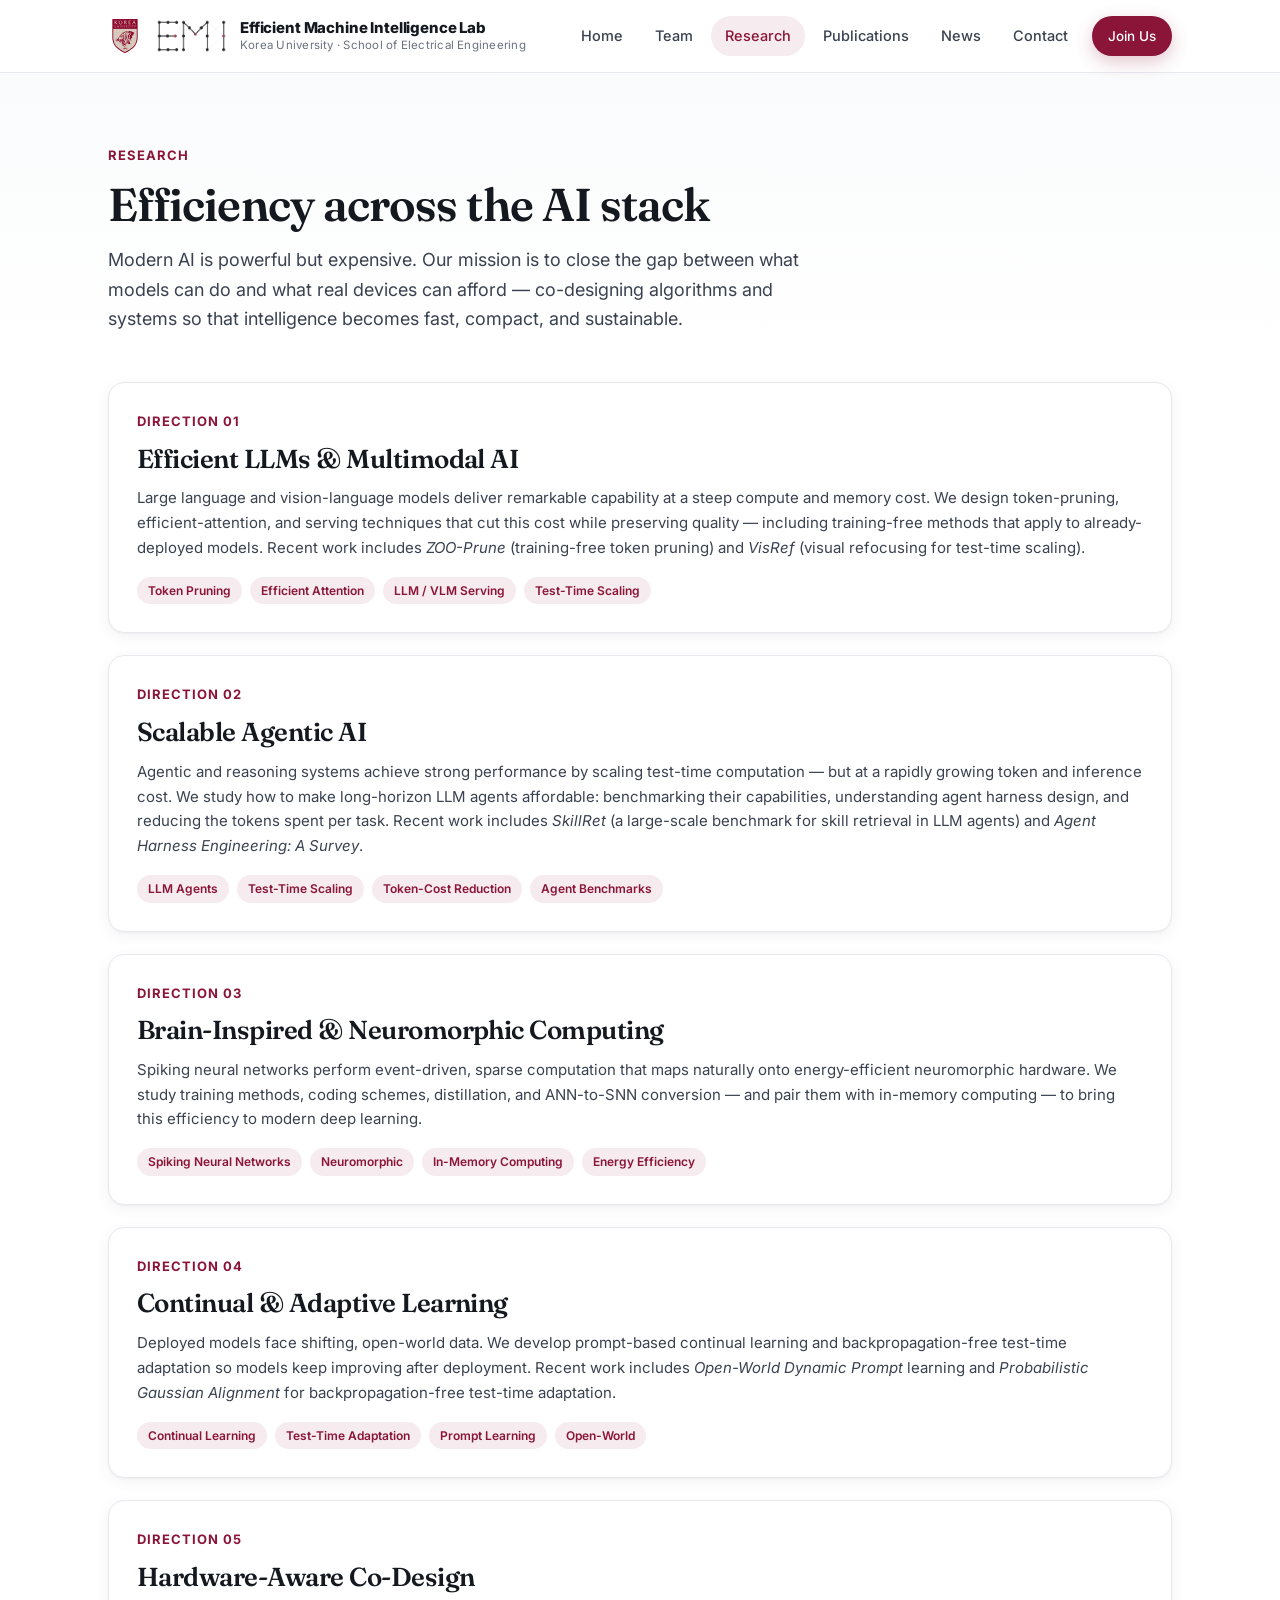
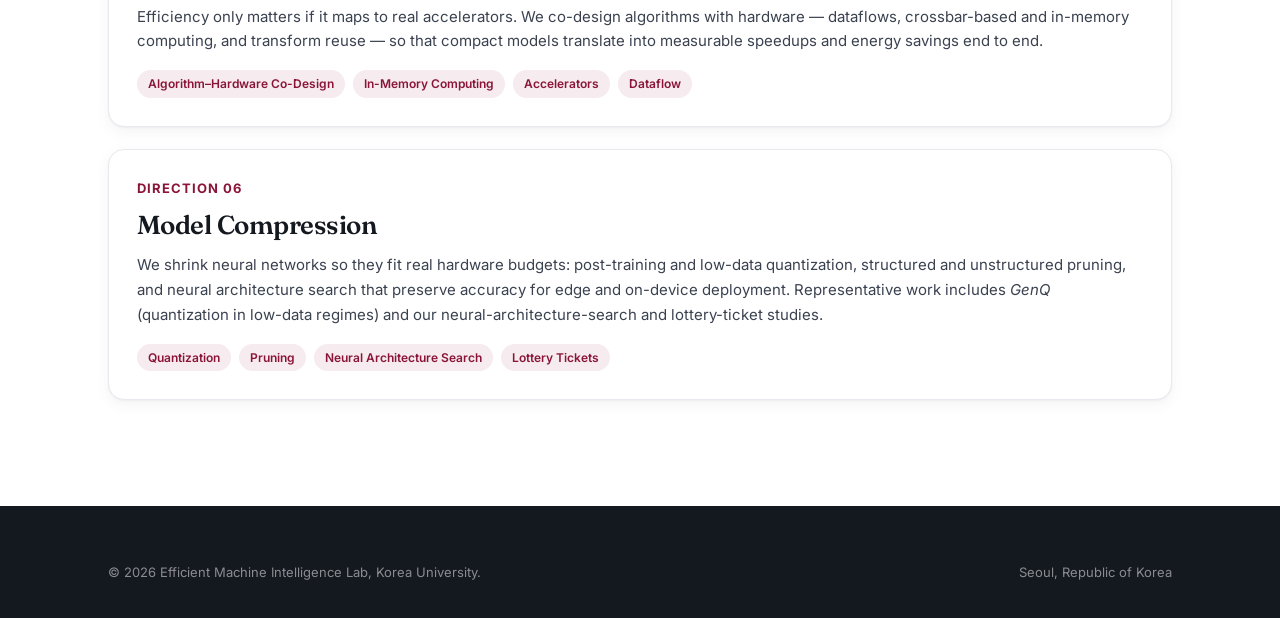
<file: research.html>
<!doctype html>
<html lang="en">
  <head>
    <meta charset="utf-8" />
    <meta name="viewport" content="width=device-width, initial-scale=1" />
    <meta name="description" content="Research directions at the Efficient Machine Intelligence Lab, Korea University." />
    <title>Research | Efficient Machine Intelligence Lab @ Korea University</title>
    <link rel="icon" href="images/ku-logo.svg" />
    <link rel="preconnect" href="https://fonts.googleapis.com" />
    <link rel="preconnect" href="https://fonts.gstatic.com" crossorigin />
    <link href="https://fonts.googleapis.com/css2?family=Fraunces:opsz,wght@9..144,500;9..144,600&family=Inter:wght@400;500;600;700;800&display=swap" rel="stylesheet" />
    <link rel="stylesheet" href="styles.css?v=20260808-3" />
  </head>
  <body>
    <header class="site-header">
      <div class="container header-inner">
        <a class="brand" href="index.html">
          <img src="images/ku-logo.svg" alt="Korea University" />
          <span class="mini-lab-mark" aria-hidden="true"></span>
          <span class="brand-text">
            <span class="brand-name">Efficient Machine Intelligence Lab</span>
            <span class="brand-sub">Korea University · School of Electrical Engineering</span>
          </span>
        </a>
        <button class="nav-toggle" aria-label="Toggle navigation"><span></span></button>
        <nav class="nav">
          <a href="index.html" data-page="index.html">Home</a>
          <a href="team.html" data-page="team.html">Team</a>
          <a href="research.html" data-page="research.html">Research</a>
          <a href="publications.html" data-page="publications.html">Publications</a>
          <a href="news.html" data-page="news.html">News</a>
          <a href="contact.html" data-page="contact.html">Contact</a>
          <a class="btn primary sm nav-cta" href="join.html">Join Us</a>
        </nav>
      </div>
    </header>

    <main>
      <section class="page-hero">
        <div class="container">
          <span class="eyebrow">Research</span>
          <h1>Efficiency across the AI stack</h1>
          <p>
            Modern AI is powerful but expensive. Our mission is to close the gap
            between what models can do and what real devices can afford —
            co-designing algorithms and systems so that intelligence becomes
            fast, compact, and sustainable.
          </p>
        </div>
      </section>

      <section class="section" style="padding-top:28px;">
        <div class="container">
          <!-- Direction 1 -->
          <div class="card reveal" style="margin-bottom:22px">
            <span class="eyebrow">Direction 01</span>
            <h2 style="font-family:var(--font-display);font-size:26px;color:var(--ink);margin:6px 0 12px;">Efficient LLMs &amp; Multimodal AI</h2>
            <p style="max-width:none;">
              Large language and vision-language models deliver remarkable
              capability at a steep compute and memory cost. We design
              token-pruning, efficient-attention, and serving techniques that
              cut this cost while preserving quality — including training-free
              methods that apply to already-deployed models. Recent work
              includes <em>ZOO-Prune</em> (training-free token pruning) and
              <em>VisRef</em> (visual refocusing for test-time scaling).
            </p>
            <div class="tag-row" style="margin-top:16px">
              <span class="tag">Token Pruning</span>
              <span class="tag">Efficient Attention</span>
              <span class="tag">LLM / VLM Serving</span>
              <span class="tag">Test-Time Scaling</span>
            </div>
          </div>

          <!-- Direction 2 -->
          <div class="card reveal" style="margin-bottom:22px">
            <span class="eyebrow">Direction 02</span>
            <h2 style="font-family:var(--font-display);font-size:26px;color:var(--ink);margin:6px 0 12px;">Scalable Agentic AI</h2>
            <p style="max-width:none;">
              Agentic and reasoning systems achieve strong performance by
              scaling test-time computation — but at a rapidly growing token and
              inference cost. We study how to make long-horizon LLM agents
              affordable: benchmarking their capabilities, understanding agent
              harness design, and reducing the tokens spent per task. Recent work
              includes <em>SkillRet</em> (a large-scale benchmark for skill
              retrieval in LLM agents) and <em>Agent Harness Engineering: A
              Survey</em>.
            </p>
            <div class="tag-row" style="margin-top:16px">
              <span class="tag">LLM Agents</span>
              <span class="tag">Test-Time Scaling</span>
              <span class="tag">Token-Cost Reduction</span>
              <span class="tag">Agent Benchmarks</span>
            </div>
          </div>

          <!-- Direction 3 -->
          <div class="card reveal" style="margin-bottom:22px">
            <span class="eyebrow">Direction 03</span>
            <h2 style="font-family:var(--font-display);font-size:26px;color:var(--ink);margin:6px 0 12px;">Brain-Inspired &amp; Neuromorphic Computing</h2>
            <p style="max-width:none;">
              Spiking neural networks perform event-driven, sparse computation
              that maps naturally onto energy-efficient neuromorphic hardware.
              We study training methods, coding schemes, distillation, and
              ANN-to-SNN conversion — and pair them with in-memory computing —
              to bring this efficiency to modern deep learning.
            </p>
            <div class="tag-row" style="margin-top:16px">
              <span class="tag">Spiking Neural Networks</span>
              <span class="tag">Neuromorphic</span>
              <span class="tag">In-Memory Computing</span>
              <span class="tag">Energy Efficiency</span>
            </div>
          </div>

          <!-- Direction 4 -->
          <div class="card reveal" style="margin-bottom:22px">
            <span class="eyebrow">Direction 04</span>
            <h2 style="font-family:var(--font-display);font-size:26px;color:var(--ink);margin:6px 0 12px;">Continual &amp; Adaptive Learning</h2>
            <p style="max-width:none;">
              Deployed models face shifting, open-world data. We develop
              prompt-based continual learning and backpropagation-free
              test-time adaptation so models keep improving after deployment.
              Recent work includes <em>Open-World Dynamic Prompt</em> learning
              and <em>Probabilistic Gaussian Alignment</em> for
              backpropagation-free test-time adaptation.
            </p>
            <div class="tag-row" style="margin-top:16px">
              <span class="tag">Continual Learning</span>
              <span class="tag">Test-Time Adaptation</span>
              <span class="tag">Prompt Learning</span>
              <span class="tag">Open-World</span>
            </div>
          </div>

          <!-- Direction 5 -->
          <div class="card reveal" style="margin-bottom:22px">
            <span class="eyebrow">Direction 05</span>
            <h2 style="font-family:var(--font-display);font-size:26px;color:var(--ink);margin:6px 0 12px;">Hardware-Aware Co-Design</h2>
            <p style="max-width:none;">
              Efficiency only matters if it maps to real accelerators. We
              co-design algorithms with hardware — dataflows, crossbar-based and
              in-memory computing, and transform reuse — so that compact models
              translate into measurable speedups and energy savings end to end.
            </p>
            <div class="tag-row" style="margin-top:16px">
              <span class="tag">Algorithm–Hardware Co-Design</span>
              <span class="tag">In-Memory Computing</span>
              <span class="tag">Accelerators</span>
              <span class="tag">Dataflow</span>
            </div>
          </div>

          <!-- Direction 6 -->
          <div class="card reveal" style="margin-bottom:22px">
            <span class="eyebrow">Direction 06</span>
            <h2 style="font-family:var(--font-display);font-size:26px;color:var(--ink);margin:6px 0 12px;">Model Compression</h2>
            <p style="max-width:none;">
              We shrink neural networks so they fit real hardware budgets:
              post-training and low-data quantization, structured and
              unstructured pruning, and neural architecture search that preserve
              accuracy for edge and on-device deployment. Representative work
              includes <em>GenQ</em> (quantization in low-data regimes) and our
              neural-architecture-search and lottery-ticket studies.
            </p>
            <div class="tag-row" style="margin-top:16px">
              <span class="tag">Quantization</span>
              <span class="tag">Pruning</span>
              <span class="tag">Neural Architecture Search</span>
              <span class="tag">Lottery Tickets</span>
            </div>
          </div>
        </div>
      </section>
    </main>

    <footer class="site-footer">
      <div class="container">
        <div class="footer-bottom">
          <span>© 2026 Efficient Machine Intelligence Lab, Korea University.</span>
          <span>Seoul, Republic of Korea</span>
        </div>
      </div>
    </footer>
    <script src="main.js"></script>
  </body>
</html>
</file>
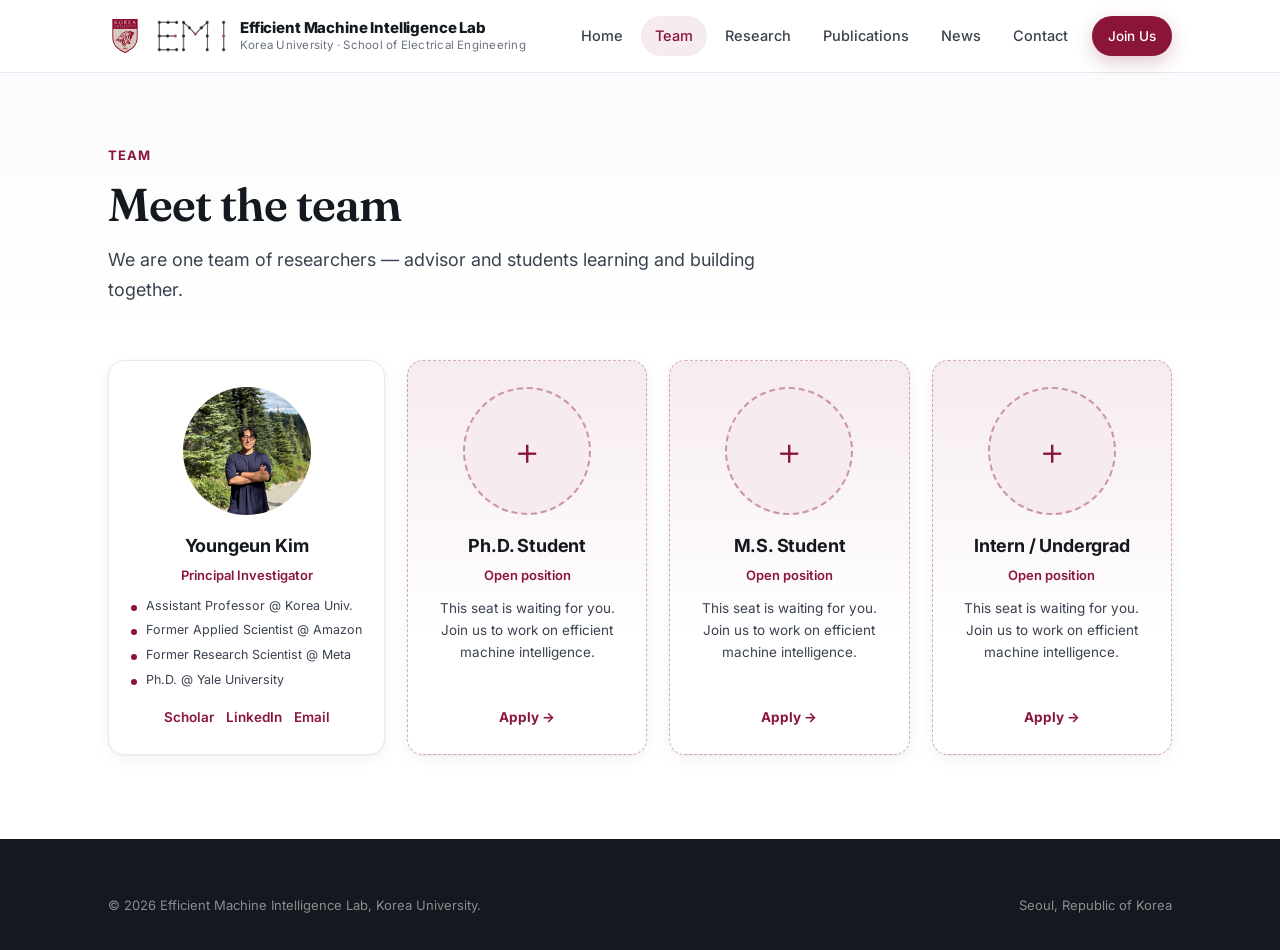
<file: team.html>
<!doctype html>
<html lang="en">
  <head>
    <meta charset="utf-8" />
    <meta name="viewport" content="width=device-width, initial-scale=1" />
    <meta name="description" content="The team of the Efficient Machine Intelligence Lab, Korea University." />
    <title>Team | Efficient Machine Intelligence Lab @ Korea University</title>
    <link rel="icon" href="images/ku-logo.svg" />
    <link rel="preconnect" href="https://fonts.googleapis.com" />
    <link rel="preconnect" href="https://fonts.gstatic.com" crossorigin />
    <link href="https://fonts.googleapis.com/css2?family=Fraunces:opsz,wght@9..144,500;9..144,600&family=Inter:wght@400;500;600;700;800&display=swap" rel="stylesheet" />
    <link rel="stylesheet" href="styles.css?v=20260808-3" />
  </head>
  <body>
    <header class="site-header">
      <div class="container header-inner">
        <a class="brand" href="index.html">
          <img src="images/ku-logo.svg" alt="Korea University" />
          <span class="mini-lab-mark" aria-hidden="true"></span>
          <span class="brand-text">
            <span class="brand-name">Efficient Machine Intelligence Lab</span>
            <span class="brand-sub">Korea University · School of Electrical Engineering</span>
          </span>
        </a>
        <button class="nav-toggle" aria-label="Toggle navigation"><span></span></button>
        <nav class="nav">
          <a href="index.html" data-page="index.html">Home</a>
          <a href="team.html" data-page="team.html">Team</a>
          <a href="research.html" data-page="research.html">Research</a>
          <a href="publications.html" data-page="publications.html">Publications</a>
          <a href="news.html" data-page="news.html">News</a>
          <a href="contact.html" data-page="contact.html">Contact</a>
          <a class="btn primary sm nav-cta" href="join.html">Join Us</a>
        </nav>
      </div>
    </header>

    <main>
      <section class="page-hero">
        <div class="container">
          <span class="eyebrow">Team</span>
          <h1>Meet the team</h1>
          <p>
            We are one team of researchers — advisor and students learning and
            building together.
          </p>
        </div>
      </section>

      <section class="section" style="padding-top:36px">
        <div class="container">
          <div class="team-grid">
            <!-- PI -->
            <div class="person reveal">
              <a class="person-photo" href="https://lotusroot-kim.github.io/research_homepage/" target="_blank" rel="noreferrer" title="Personal homepage">
                <img src="images/pi-photo.png" alt="Youngeun Kim" />
              </a>
              <h3 class="person-name">Youngeun Kim</h3>
              <p class="person-role">Principal Investigator</p>
              <ul class="person-cv">
                <li>Assistant Professor @ Korea Univ.</li>
                <li>Former Applied Scientist @ Amazon</li>
                <li>Former Research Scientist @ Meta</li>
                <li>Ph.D. @ Yale University</li>
              </ul>
              <div class="person-links">
                <a href="https://scholar.google.com/citations?user=bh5Ve0EAAAAJ" target="_blank" rel="noreferrer">Scholar</a>
                <a href="https://www.linkedin.com/in/youngeun-kim-3b97b6179/" target="_blank" rel="noreferrer">LinkedIn</a>
                <a href="mailto:youngeunkim@korea.ac.kr">Email</a>
              </div>
            </div>

            <!-- Open placeholder slots for future students -->
            <a class="person person-open reveal" href="join.html">
              <div class="person-photo placeholder"><span>+</span></div>
              <h3 class="person-name">Ph.D. Student</h3>
              <p class="person-role">Open position</p>
              <p class="person-bio">This seat is waiting for you. Join us to work on efficient machine intelligence.</p>
              <span class="person-cta">Apply →</span>
            </a>

            <a class="person person-open reveal" href="join.html">
              <div class="person-photo placeholder"><span>+</span></div>
              <h3 class="person-name">M.S. Student</h3>
              <p class="person-role">Open position</p>
              <p class="person-bio">This seat is waiting for you. Join us to work on efficient machine intelligence.</p>
              <span class="person-cta">Apply →</span>
            </a>

            <a class="person person-open reveal" href="join.html">
              <div class="person-photo placeholder"><span>+</span></div>
              <h3 class="person-name">Intern / Undergrad</h3>
              <p class="person-role">Open position</p>
              <p class="person-bio">This seat is waiting for you. Join us to work on efficient machine intelligence.</p>
              <span class="person-cta">Apply →</span>
            </a>
          </div>
        </div>
      </section>
    </main>

    <footer class="site-footer">
      <div class="container">
        <div class="footer-bottom">
          <span>© 2026 Efficient Machine Intelligence Lab, Korea University.</span>
          <span>Seoul, Republic of Korea</span>
        </div>
      </div>
    </footer>
    <script src="main.js"></script>
  </body>
</html>
</file>
<file: styles.css>
/* ==========================================================================
   Efficient Machine Intelligence Lab @ Korea University
   Shared design system
   ========================================================================== */

:root {
  /* Korea University crimson palette */
  --crimson: #8a1538;
  --crimson-dark: #6d1029;
  --crimson-soft: #f6ebee;
  --ink: #14181f;
  --body: #3a4250;
  --muted: #6b7280;
  --line: #e7e9ee;
  --line-soft: #f0f1f4;
  --bg: #ffffff;
  --bg-soft: #fafbfc;
  --bg-tint: #f7f8fa;
  --white: #ffffff;
  --radius: 16px;
  --radius-sm: 10px;
  --shadow-sm: 0 1px 2px rgba(20, 24, 31, 0.04),
    0 4px 16px rgba(20, 24, 31, 0.05);
  --shadow-md: 0 12px 32px rgba(20, 24, 31, 0.1);
  --maxw: 1120px;
  --font-sans: "Inter", "Apple SD Gothic Neo", "Noto Sans KR",
    "Helvetica Neue", Arial, sans-serif;
  --font-display: "Fraunces", "Iowan Old Style", Georgia, serif;
}

* {
  box-sizing: border-box;
}

html {
  scroll-behavior: smooth;
  scroll-padding-top: 90px;
}

body {
  margin: 0;
  font-family: var(--font-sans);
  color: var(--body);
  background: var(--bg);
  line-height: 1.65;
  -webkit-font-smoothing: antialiased;
  text-rendering: optimizeLegibility;
}

a {
  color: var(--crimson);
  text-decoration: none;
  transition: color 0.18s ease;
}

a:hover {
  color: var(--crimson-dark);
}

img {
  max-width: 100%;
}

.container {
  max-width: var(--maxw);
  margin: 0 auto;
  padding: 0 28px;
}

.container-narrow {
  max-width: 860px;
}

/* --------------------------------------------------------------- Header -- */
.site-header {
  position: sticky;
  top: 0;
  background: rgba(255, 255, 255, 0.82);
  backdrop-filter: saturate(180%) blur(14px);
  -webkit-backdrop-filter: saturate(180%) blur(14px);
  border-bottom: 1px solid var(--line);
  z-index: 50;
}

.header-inner {
  display: flex;
  align-items: center;
  justify-content: space-between;
  gap: 24px;
  height: 72px;
}

.brand {
  display: flex;
  align-items: center;
  gap: 12px;
  min-width: 0;
}

.brand img {
  width: 34px;
  height: 34px;
  flex: none;
}

.mini-lab-mark {
  width: 74px;
  height: 34px;
  flex: none;
  background-image: url("images/emi-lab-mark-transparent.png");
  background-repeat: no-repeat;
  background-size: contain;
  background-position: center;
}

.brand-text {
  display: flex;
  flex-direction: column;
  line-height: 1.25;
  min-width: 0;
}

.brand-name {
  font-weight: 800;
  font-size: 15px;
  letter-spacing: -0.01em;
  color: var(--ink);
  white-space: nowrap;
}

.brand-sub {
  font-size: 11.5px;
  color: var(--muted);
  letter-spacing: 0.02em;
  white-space: nowrap;
}

.nav {
  display: flex;
  align-items: center;
  gap: 4px;
}

.nav a {
  color: var(--body);
  font-size: 14.5px;
  font-weight: 500;
  padding: 8px 14px;
  border-radius: 999px;
  transition: background 0.18s ease, color 0.18s ease;
}

.nav a:hover {
  background: var(--bg-tint);
  color: var(--ink);
}

.nav a.active {
  color: var(--crimson);
  background: var(--crimson-soft);
}

.nav-cta {
  margin-left: 6px;
}

.nav-toggle {
  display: none;
  border: 1px solid var(--line);
  background: var(--white);
  border-radius: 10px;
  width: 42px;
  height: 42px;
  cursor: pointer;
  align-items: center;
  justify-content: center;
}

.nav-toggle span,
.nav-toggle span::before,
.nav-toggle span::after {
  content: "";
  display: block;
  width: 18px;
  height: 2px;
  background: var(--ink);
  position: relative;
  transition: 0.2s ease;
}

.nav-toggle span::before {
  position: absolute;
  top: -6px;
}
.nav-toggle span::after {
  position: absolute;
  top: 6px;
}

/* --------------------------------------------------------------- Buttons - */
.btn {
  display: inline-flex;
  align-items: center;
  gap: 8px;
  padding: 11px 20px;
  border-radius: 999px;
  font-weight: 600;
  font-size: 14.5px;
  border: 1px solid transparent;
  cursor: pointer;
  transition: 0.2s ease;
  white-space: nowrap;
}

.btn.primary {
  background: var(--crimson);
  color: var(--white);
  box-shadow: 0 6px 18px rgba(138, 21, 56, 0.24);
}

.btn.primary:hover {
  background: var(--crimson-dark);
  color: var(--white);
  transform: translateY(-1px);
  box-shadow: 0 10px 24px rgba(138, 21, 56, 0.3);
}

.btn.ghost {
  border-color: var(--line);
  color: var(--ink);
  background: var(--white);
}

.btn.ghost:hover {
  border-color: var(--crimson);
  color: var(--crimson);
  background: var(--white);
}

.btn.sm {
  padding: 8px 15px;
  font-size: 13.5px;
}

/* --------------------------------------------------------------- Hero ---- */
.hero {
  position: relative;
  padding: 92px 0 76px;
  background:
    radial-gradient(
      1100px 480px at 78% -8%,
      rgba(138, 21, 56, 0.08),
      transparent 60%
    ),
    linear-gradient(180deg, var(--bg-soft) 0%, var(--bg) 70%);
  overflow: hidden;
}

.hero-eyebrow {
  display: inline-flex;
  align-items: center;
  gap: 8px;
  font-size: 13px;
  font-weight: 600;
  letter-spacing: 0.04em;
  text-transform: uppercase;
  color: var(--crimson);
  background: var(--crimson-soft);
  border: 1px solid rgba(138, 21, 56, 0.16);
  padding: 6px 14px;
  border-radius: 999px;
  margin-bottom: 22px;
}

.hero h1 {
  font-family: var(--font-display);
  font-weight: 600;
  font-size: clamp(34px, 5vw, 54px);
  line-height: 1.08;
  letter-spacing: -0.02em;
  color: var(--ink);
  margin: 0 0 20px;
  max-width: 16ch;
}

.hero h1 .accent {
  color: var(--crimson);
}

.hero-lead {
  font-size: clamp(16px, 2vw, 19px);
  color: var(--body);
  max-width: 62ch;
  margin: 0 0 30px;
}

.hero-cta {
  display: flex;
  gap: 14px;
  flex-wrap: wrap;
}

/* --------------------------------------------------------- Section base -- */
.section {
  padding: 84px 0;
}

/* Tighter vertical rhythm on the home page */
body.home .section {
  padding: 48px 0;
}

.section.tint {
  background: var(--bg-tint);
}

.section-head {
  margin-bottom: 40px;
}

.section-head.center {
  text-align: center;
  margin-left: auto;
  margin-right: auto;
  max-width: 720px;
}

.eyebrow {
  display: block;
  font-size: 13px;
  font-weight: 700;
  letter-spacing: 0.08em;
  text-transform: uppercase;
  color: var(--crimson);
  margin-bottom: 12px;
}

.section h2 {
  font-family: var(--font-display);
  font-weight: 600;
  font-size: clamp(26px, 3.4vw, 36px);
  letter-spacing: -0.02em;
  color: var(--ink);
  margin: 0 0 12px;
  line-height: 1.15;
}

.section .subhead {
  font-size: 17px;
  color: var(--muted);
  max-width: 68ch;
  margin: 0;
}

.page-hero {
  padding: 72px 0 20px;
  background: linear-gradient(180deg, var(--bg-soft) 0%, var(--bg) 100%);
}

.page-hero h1 {
  font-family: var(--font-display);
  font-weight: 600;
  font-size: clamp(30px, 4.4vw, 46px);
  letter-spacing: -0.02em;
  color: var(--ink);
  margin: 14px 0 14px;
  line-height: 1.1;
}

.page-hero p {
  font-size: 18px;
  color: var(--body);
  max-width: 66ch;
  margin: 0;
}

/* --------------------------------------------------------------- Cards --- */
.card-grid {
  display: grid;
  gap: 22px;
}

.card-grid.cols-2 {
  grid-template-columns: repeat(2, 1fr);
}

.card-grid.cols-3 {
  grid-template-columns: repeat(3, 1fr);
}

.card {
  background: var(--white);
  border: 1px solid var(--line);
  border-radius: var(--radius);
  padding: 28px;
  box-shadow: var(--shadow-sm);
  transition: transform 0.22s ease, box-shadow 0.22s ease,
    border-color 0.22s ease;
}

.card:hover {
  transform: translateY(-3px);
  box-shadow: var(--shadow-md);
  border-color: rgba(138, 21, 56, 0.28);
}

.card-icon {
  width: 46px;
  height: 46px;
  border-radius: 12px;
  display: inline-flex;
  align-items: center;
  justify-content: center;
  background: var(--crimson-soft);
  color: var(--crimson);
  margin-bottom: 16px;
}

.card-icon svg {
  width: 24px;
  height: 24px;
}

.card h3 {
  font-size: 18px;
  font-weight: 700;
  color: var(--ink);
  margin: 0 0 8px;
  letter-spacing: -0.01em;
}

.card p {
  margin: 0;
  font-size: 15px;
  color: var(--body);
}

.card .tag-row {
  margin-top: 16px;
}

.tag-row {
  display: flex;
  flex-wrap: wrap;
  gap: 8px;
}

.tag {
  font-size: 12px;
  font-weight: 600;
  color: var(--crimson);
  background: var(--crimson-soft);
  border-radius: 999px;
  padding: 4px 11px;
}

/* --------------------------------------------------- Home: highlights ---- */
.highlight-item {
  display: grid;
  grid-template-columns: 200px 1fr;
  gap: 24px;
  padding: 22px;
  border: 1px solid var(--line);
  border-radius: var(--radius);
  background: var(--white);
  box-shadow: var(--shadow-sm);
  transition: transform 0.22s ease, box-shadow 0.22s ease;
  align-items: center;
}

.highlight-item:hover {
  transform: translateY(-2px);
  box-shadow: var(--shadow-md);
}

.highlight-thumb {
  width: 200px;
  height: 128px;
  border-radius: 12px;
  overflow: hidden;
  background: var(--bg-tint);
  display: flex;
  align-items: center;
  justify-content: center;
  flex: none;
}

.highlight-thumb img {
  width: 100%;
  height: 100%;
  object-fit: cover;
}

.highlight-venue {
  font-size: 12.5px;
  font-weight: 700;
  letter-spacing: 0.03em;
  text-transform: uppercase;
  color: var(--crimson);
  margin-bottom: 6px;
}

.highlight-item h3 {
  font-size: 18px;
  color: var(--ink);
  margin: 0 0 8px;
  letter-spacing: -0.01em;
  line-height: 1.3;
}

.highlight-item p {
  margin: 0;
  font-size: 14.5px;
  color: var(--body);
}

/* -------------------------------------------------------------- News ----- */
.news-list {
  list-style: none;
  padding: 0;
  margin: 0;
}

.news-year {
  font-family: var(--font-display);
  font-weight: 600;
  font-size: 22px;
  color: var(--ink);
  margin: 28px 0 14px;
  padding-bottom: 8px;
  border-bottom: 2px solid var(--crimson-soft);
}

.news-year:first-child {
  margin-top: 0;
}

.news-item {
  display: grid;
  grid-template-columns: 96px 1fr;
  gap: 18px;
  padding: 13px 0;
  border-bottom: 1px solid var(--line-soft);
  align-items: baseline;
}

.news-item:last-child {
  border-bottom: none;
}

.news-date {
  font-size: 13px;
  font-weight: 700;
  color: var(--crimson);
  letter-spacing: 0.02em;
  text-transform: uppercase;
}

.news-text {
  color: var(--body);
  font-size: 15.5px;
}

.paper-title {
  font-family: "Newsreader", Georgia, serif;
  font-style: italic;
  font-weight: 500;
  color: var(--ink);
  letter-spacing: 0.005em;
}

/* --------------------------------------------------- Publications -------- */
.pub-year {
  font-family: var(--font-display);
  font-weight: 600;
  font-size: 22px;
  color: var(--ink);
  margin: 34px 0 16px;
  padding-bottom: 8px;
  border-bottom: 2px solid var(--crimson-soft);
}

.pub-list {
  list-style: none;
  padding: 0;
  margin: 0;
  display: grid;
  gap: 16px;
}

.pub-item {
  display: grid;
  grid-template-columns: 158px 1fr;
  gap: 20px;
  padding: 18px;
  border-radius: var(--radius);
  border: 1px solid var(--line);
  background: var(--white);
  box-shadow: var(--shadow-sm);
  transition: transform 0.2s ease, box-shadow 0.2s ease, border-color 0.2s ease;
}

.pub-item:hover {
  transform: translateY(-2px);
  box-shadow: var(--shadow-md);
  border-color: rgba(138, 21, 56, 0.22);
}

.pub-figure {
  width: 158px;
  height: 108px;
  border-radius: 10px;
  background: var(--bg-tint);
  display: flex;
  align-items: center;
  justify-content: center;
  overflow: hidden;
  flex: none;
}

.pub-figure img {
  width: 100%;
  height: 100%;
  object-fit: cover;
}

.pub-figure-fallback {
  display: none;
  font-size: 12px;
  color: var(--muted);
}

.pub-figure.missing .pub-figure-fallback {
  display: inline-flex;
}

.pub-body {
  display: flex;
  flex-direction: column;
  gap: 6px;
  min-width: 0;
}

.pub-title {
  font-weight: 700;
  font-size: 16px;
  color: var(--ink);
  letter-spacing: -0.01em;
  line-height: 1.35;
}

.pub-meta {
  color: var(--muted);
  font-size: 14px;
}

.pub-meta sup {
  font-size: 0.7em;
}

.pub-badge {
  display: inline-block;
  font-size: 11.5px;
  font-weight: 700;
  color: var(--crimson);
  background: var(--crimson-soft);
  border-radius: 6px;
  padding: 2px 8px;
  margin-left: 4px;
  vertical-align: middle;
}

.pub-links {
  margin-top: 4px;
  font-size: 14px;
  display: flex;
  gap: 14px;
  flex-wrap: wrap;
}

.pub-links a {
  font-weight: 600;
}

/* --- Clean text-only publication list (Conference / Journal) --- */
.pub-cat {
  font-family: var(--font-display);
  font-weight: 600;
  font-size: 24px;
  color: var(--ink);
  margin: 150px 0 20px;
  padding-bottom: 10px;
  border-bottom: 2px solid var(--crimson-soft);
}

.pub-cat:first-of-type {
  margin-top: 0;
}

.paper-list {
  list-style: none;
  padding: 0;
  margin: 0;
  display: grid;
  gap: 9px;
}

.paper {
  display: grid;
  grid-template-columns: 48px 1fr;
  gap: 14px;
  align-items: baseline;
  line-height: 1.5;
}

.paper-yr {
  font-family: var(--font-display);
  font-weight: 600;
  font-size: 14px;
  color: var(--crimson);
}

/* Keep each publication compact; wrap only when the line is too long
   so the venue is always visible (never truncated). */
.paper > div {
  font-size: 14.5px;
  min-width: 0;
}

/* Per-year accent colors for the year label */
.yr-2026 { color: #8a1538; }
.yr-2025 { color: #b8433f; }
.yr-2024 { color: #c9791b; }
.yr-2023 { color: #7a8b1f; }
.yr-2022 { color: #2f8f6b; }
.yr-2021 { color: #2f7fa8; }
.yr-2020 { color: #3b5bbf; }
.yr-2019 { color: #6a4bb0; }
.yr-2018 { color: #8a4b8f; }

.paper-ttl {
  font-weight: 700;
  color: var(--ink);
  letter-spacing: -0.01em;
  display: inline;
}

.paper-ttl a {
  color: var(--ink);
}

.paper-ttl a:hover {
  color: var(--crimson);
}

.paper-auth {
  color: var(--body);
  display: inline;
}

.paper-auth::before {
  content: " — ";
  color: var(--muted);
  font-weight: 400;
}

.paper-ven::before {
  content: " · ";
  color: var(--muted);
  font-style: normal;
}

.paper-auth strong {
  color: var(--ink);
  font-weight: 700;
}

.paper-auth sup {
  font-size: 0.7em;
}

.paper-ven {
  color: var(--muted);
  font-style: italic;
  display: inline;
}

.paper .pub-badge {
  margin-left: 6px;
}

@media (max-width: 640px) {
  .paper {
    grid-template-columns: 40px 1fr;
    gap: 10px;
  }
}

/* ---------------------------------------------------------- People ------- */
.pi-card {
  display: grid;
  grid-template-columns: 240px 1fr;
  gap: 36px;
  align-items: start;
}

.pi-photo {
  width: 240px;
  height: 288px;
  border-radius: var(--radius);
  object-fit: cover;
  box-shadow: var(--shadow-md);
  background: var(--bg-tint);
}

.pi-info h3 {
  font-family: var(--font-display);
  font-weight: 600;
  font-size: 28px;
  color: var(--ink);
  margin: 0 0 4px;
  letter-spacing: -0.01em;
}

.pi-role {
  color: var(--crimson);
  font-weight: 600;
  font-size: 15.5px;
  margin: 0 0 18px;
}

.pi-info p {
  margin: 0 0 14px;
  color: var(--body);
}

.pi-links {
  display: flex;
  gap: 12px;
  flex-wrap: wrap;
  margin-top: 20px;
}

/* Equal team grid — advisor and students share the same card */
.team-grid {
  display: grid;
  grid-template-columns: repeat(4, 1fr);
  gap: 22px;
}

.person {
  display: flex;
  flex-direction: column;
  align-items: center;
  text-align: center;
  padding: 26px 22px;
  border: 1px solid var(--line);
  border-radius: var(--radius);
  background: var(--white);
  box-shadow: var(--shadow-sm);
  transition: transform 0.22s ease, box-shadow 0.22s ease,
    border-color 0.22s ease;
  color: inherit;
}

.person:hover {
  transform: translateY(-3px);
  box-shadow: var(--shadow-md);
  border-color: rgba(138, 21, 56, 0.28);
}

.person-photo {
  width: 128px;
  height: 128px;
  border-radius: 50%;
  overflow: hidden;
  background: var(--bg-tint);
  margin-bottom: 16px;
  flex: none;
  display: block;
}

a.person-photo {
  transition: box-shadow 0.2s ease, transform 0.2s ease;
}

a.person-photo:hover {
  transform: scale(1.03);
  box-shadow: 0 0 0 4px var(--crimson-soft);
}

.person-photo img {
  width: 100%;
  height: 100%;
  object-fit: cover;
  display: block;
}

.person-photo.placeholder {
  display: flex;
  align-items: center;
  justify-content: center;
  border: 2px dashed rgba(138, 21, 56, 0.4);
  background: var(--crimson-soft);
}

.person-photo.placeholder span {
  font-size: 40px;
  font-weight: 300;
  color: var(--crimson);
  line-height: 1;
}

.person-name {
  font-size: 18px;
  font-weight: 700;
  color: var(--ink);
  margin: 0 0 4px;
  letter-spacing: -0.01em;
}

.person-role {
  font-size: 13px;
  font-weight: 600;
  color: var(--crimson);
  margin: 0 0 10px;
}

.person-bio {
  font-size: 13.5px;
  color: var(--body);
  margin: 0 0 14px;
}

.person-cv {
  list-style: none;
  padding: 0;
  margin: 0 0 16px;
  text-align: left;
  width: 100%;
  display: grid;
  gap: 6px;
}

.person-cv li {
  position: relative;
  padding-left: 15px;
  font-size: 12.5px;
  color: var(--body);
  line-height: 1.5;
  white-space: nowrap;
}

.person-cv li::before {
  content: "";
  position: absolute;
  left: 0;
  top: 8px;
  width: 6px;
  height: 6px;
  border-radius: 50%;
  background: var(--crimson);
}

.person-links {
  display: flex;
  gap: 12px;
  flex-wrap: wrap;
  justify-content: center;
  margin-top: auto;
  font-size: 13.5px;
  font-weight: 600;
}

/* Open (placeholder) member seats */
.person-open {
  border-style: dashed;
  border-color: rgba(138, 21, 56, 0.35);
  background: linear-gradient(180deg, var(--crimson-soft) 0%, var(--white) 70%);
}

.person-open:hover {
  border-color: var(--crimson);
}

.person-cta {
  margin-top: auto;
  font-size: 13.5px;
  font-weight: 700;
  color: var(--crimson);
}

.member-note {
  display: flex;
  gap: 16px;
  align-items: center;
  padding: 22px 26px;
  border: 1px dashed rgba(138, 21, 56, 0.32);
  border-radius: var(--radius);
  background: var(--crimson-soft);
}

.member-note .dot {
  width: 12px;
  height: 12px;
  border-radius: 50%;
  background: var(--crimson);
  flex: none;
  box-shadow: 0 0 0 5px rgba(138, 21, 56, 0.14);
}

.member-note p {
  margin: 0;
  color: var(--crimson-dark);
  font-weight: 500;
}

/* --------------------------------------------------------------- Join ---- */
.join-list {
  list-style: none;
  padding: 0;
  margin: 24px 0 0;
  display: grid;
  gap: 14px;
}

.join-list li {
  display: grid;
  grid-template-columns: 30px 1fr;
  gap: 12px;
  align-items: start;
  color: var(--body);
}

.join-list .check {
  width: 24px;
  height: 24px;
  border-radius: 50%;
  background: var(--crimson-soft);
  color: var(--crimson);
  display: inline-flex;
  align-items: center;
  justify-content: center;
  font-size: 13px;
  font-weight: 700;
  margin-top: 2px;
}

.callout {
  margin-top: 40px;
  padding: 24px 32px;
  border-radius: var(--radius);
  background: linear-gradient(
    135deg,
    rgba(138, 21, 56, 0.85) 0%,
    rgba(109, 16, 41, 0.85) 100%
  );
  color: #fff;
  text-align: center;
  box-shadow: 0 18px 40px rgba(138, 21, 56, 0.18);
}

.callout h3 {
  font-family: var(--font-display);
  font-weight: 600;
  font-size: 26px;
  margin: 0 0 10px;
}

.callout p {
  margin: 0 auto 22px;
  max-width: none;
  color: rgba(255, 255, 255, 0.92);
}

.callout .btn.primary {
  background: #fff;
  color: var(--crimson);
  box-shadow: 0 8px 20px rgba(0, 0, 0, 0.18);
}

.callout .btn.primary:hover {
  background: #fff;
  color: var(--crimson-dark);
}

/* ---------------------------------------------------- Collaborators ------ */
.collab-logos {
  display: flex;
  flex-wrap: wrap;
  align-items: center;
  justify-content: center;
  gap: 56px;
  margin-top: 8px;
}

.collab-logos.collab-logos-left {
  justify-content: flex-start;
}

.collab-logos img {
  height: 40px;
  width: auto;
  opacity: 0.8;
  transition: opacity 0.2s ease, transform 0.2s ease;
}

/* Balance the full wordmarks so their letter heights look consistent */
.collab-logos img[alt="Google"] {
  height: 30px;
}
.collab-logos img[alt="Amazon"] {
  height: 34px;
}
.collab-logos img[alt="Meta"] {
  height: 26px;
}
.collab-logos img[alt="ByteDance"] {
  height: 26px;
}
.collab-logos img[alt="Sungkyunkwan University"] {
  height: 40px;
}
.collab-logos img[alt="USC"] {
  height: 26px;
}
.collab-logos img[alt="Thaki Cloud"] {
  height: 24px;
}
.collab-logos img[alt="Oak Ridge National Laboratory"] {
  height: 36px;
}

/* Physion Labs has no wordmark; pair its icon with a text label */
.collab-lockup {
  display: inline-flex;
  align-items: center;
  gap: 10px;
  opacity: 0.8;
  transition: opacity 0.2s ease, transform 0.2s ease;
}

.collab-lockup:hover {
  opacity: 1;
  transform: translateY(-2px);
}

.collab-lockup img {
  height: 34px;
  width: auto;
  border-radius: 8px;
}

.collab-lockup span {
  font-size: 20px;
  font-weight: 700;
  letter-spacing: -0.01em;
  color: var(--ink);
}

.collab-logos img:hover {
  opacity: 1;
  transform: translateY(-2px);
}

/* --------------------------------------------------------- Contact ------- */
.contact-grid {
  display: grid;
  grid-template-columns: 1fr 1fr;
  gap: 40px;
  align-items: start;
}

.contact-line {
  display: flex;
  gap: 14px;
  align-items: flex-start;
  padding: 16px 0;
  border-bottom: 1px solid var(--line-soft);
}

.contact-line:last-child {
  border-bottom: none;
}

.contact-line .ci {
  width: 42px;
  height: 42px;
  border-radius: 11px;
  background: var(--crimson-soft);
  color: var(--crimson);
  display: inline-flex;
  align-items: center;
  justify-content: center;
  flex: none;
}

.contact-line .ci svg {
  width: 20px;
  height: 20px;
}

.contact-line .cl {
  font-size: 12.5px;
  font-weight: 700;
  text-transform: uppercase;
  letter-spacing: 0.04em;
  color: var(--muted);
}

.contact-line .cv {
  color: var(--ink);
  font-size: 15.5px;
}

.map-embed {
  border: 0;
  width: 100%;
  height: 340px;
  border-radius: var(--radius);
  box-shadow: var(--shadow-sm);
}

/* --------------------------------------------------------------- Footer -- */
.site-footer {
  background: var(--ink);
  color: rgba(255, 255, 255, 0.72);
  padding: 56px 0 34px;
}

.footer-top {
  display: grid;
  grid-template-columns: 1.6fr 1fr 1fr;
  gap: 40px;
  padding-bottom: 36px;
  border-bottom: 1px solid rgba(255, 255, 255, 0.12);
}

.footer-brand {
  display: flex;
  gap: 12px;
  align-items: center;
  margin-bottom: 14px;
}

.footer-brand img {
  width: 32px;
  height: 32px;
  filter: brightness(0) invert(1);
  opacity: 0.9;
}

.footer-brand span {
  font-weight: 800;
  color: #fff;
  font-size: 15px;
  line-height: 1.3;
}

.footer-top p {
  margin: 0;
  font-size: 14px;
  max-width: 40ch;
}

.footer-col h4 {
  color: #fff;
  font-size: 13px;
  text-transform: uppercase;
  letter-spacing: 0.06em;
  margin: 0 0 14px;
}

.footer-col a {
  display: block;
  color: rgba(255, 255, 255, 0.72);
  font-size: 14px;
  padding: 5px 0;
}

.footer-col a:hover {
  color: #fff;
}

.footer-bottom {
  font-size: 13px;
  color: rgba(255, 255, 255, 0.5);
  display: flex;
  justify-content: space-between;
  flex-wrap: wrap;
  gap: 8px;
}

/* --------------------------------------------------------- Utilities ----- */
.reveal {
  opacity: 0;
  transform: translateY(18px);
  transition: opacity 0.6s ease, transform 0.6s ease;
}

.reveal.in {
  opacity: 1;
  transform: none;
}

.stat-row {
  display: grid;
  grid-template-columns: repeat(4, 1fr);
  gap: 20px;
  margin-top: 44px;
}

.stat {
  text-align: center;
}

.stat .num {
  font-family: var(--font-display);
  font-weight: 600;
  font-size: 40px;
  color: var(--crimson);
  line-height: 1;
}

.stat .lbl {
  font-size: 13.5px;
  color: var(--muted);
  margin-top: 8px;
}

.center-btn {
  text-align: center;
  margin-top: 40px;
}

/* --------------------------------------------------------- Responsive ---- */
@media (max-width: 900px) {
  .nav {
    position: fixed;
    inset: 72px 0 auto 0;
    flex-direction: column;
    align-items: stretch;
    background: #fff;
    border-bottom: 1px solid var(--line);
    padding: 14px 20px 20px;
    gap: 4px;
    box-shadow: var(--shadow-md);
    display: none;
  }

  .nav.open {
    display: flex;
  }

  .nav a {
    padding: 12px 14px;
    font-size: 16px;
  }

  .nav-cta {
    margin-left: 0;
    margin-top: 6px;
  }

  .nav-toggle {
    display: inline-flex;
  }

  .card-grid.cols-2,
  .card-grid.cols-3 {
    grid-template-columns: 1fr;
  }

  .pi-card {
    grid-template-columns: 1fr;
    justify-items: center;
    text-align: center;
  }

  .pi-links {
    justify-content: center;
  }

  .team-grid {
    grid-template-columns: repeat(2, 1fr);
  }

  .contact-grid {
    grid-template-columns: 1fr;
  }

  .footer-top {
    grid-template-columns: 1fr;
    gap: 28px;
  }

  .stat-row {
    grid-template-columns: repeat(2, 1fr);
    gap: 28px;
  }
}

@media (max-width: 640px) {
  .brand {
    gap: 8px;
  }

  .mini-lab-mark {
    width: 49px;
    height: 23px;
  }

  .brand-text {
    display: none;
  }

  .collab-logos {
    gap: 36px;
  }

  .team-grid {
    grid-template-columns: 1fr;
  }

  .highlight-item {
    grid-template-columns: 1fr;
  }

  .highlight-thumb {
    width: 100%;
    height: 170px;
  }

  .pub-item {
    grid-template-columns: 1fr;
  }

  .pub-figure {
    width: 100%;
    height: 180px;
  }

  .news-item {
    grid-template-columns: 72px 1fr;
    gap: 12px;
  }
}
</file>
